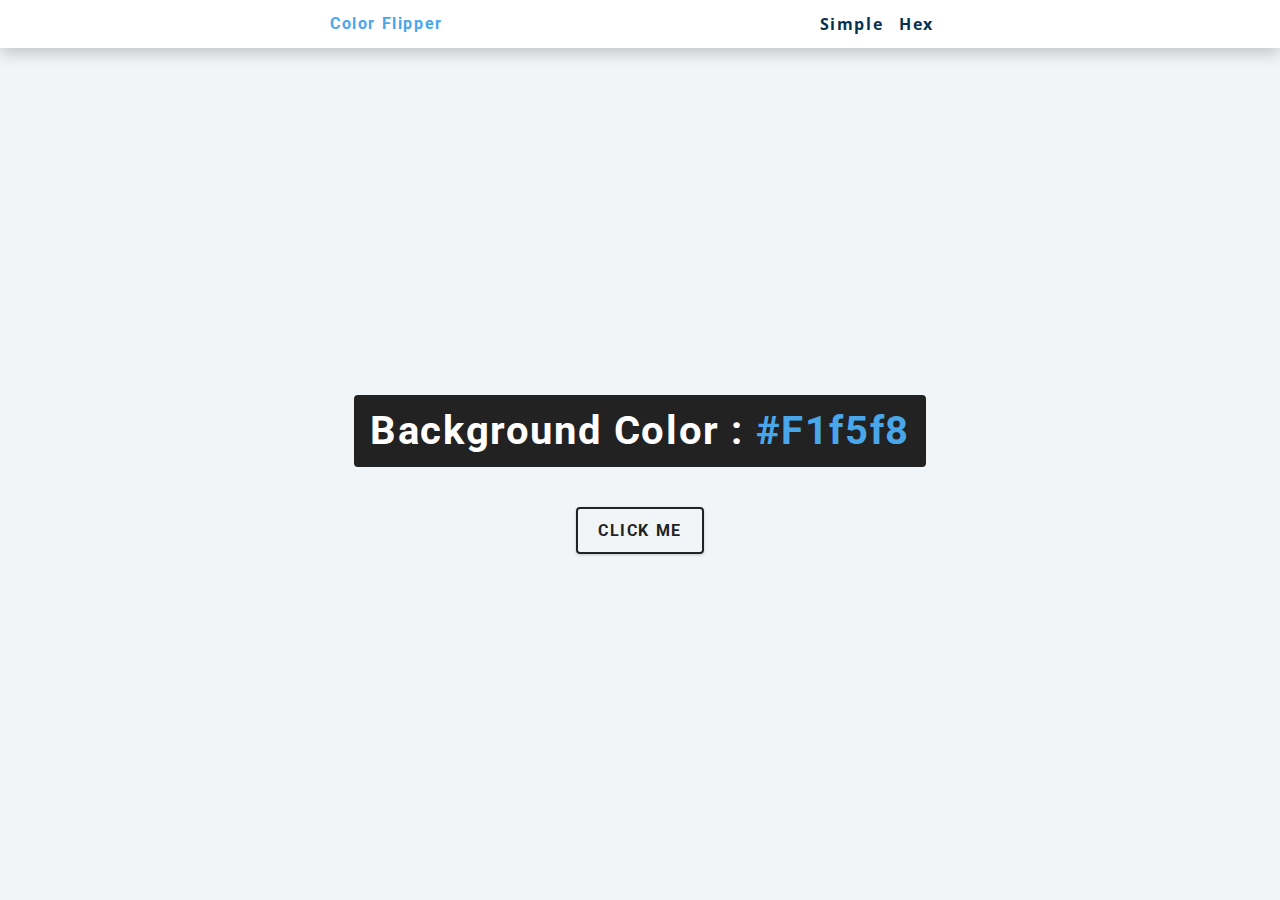
<file: 01-color flipper/index.html>
<!DOCTYPE html>
<html lang="en">

<head>
  <meta charset="UTF-8" />
  <meta name="viewport" content="width=device-width, initial-scale=1.0" />
  <title>Color Flipper || Simple</title>

  <!-- styles -->
  <link rel="stylesheet" href="styles.css" />
</head>

<body>
  <nav>
    <div class="nav-center">
      <h4>color flipper</h4>
      <ul class="nav-links">
        <li><a href="index.html">simple</a></li>
        <li><a href="hex.html">hex</a></li>
      </ul>
    </div>
  </nav>
  <main>
    <div class="container">
      <h2>background color : <span class="color">#f1f5f8</span></h2>
      <button class="btn btn-hero" id="btn">click me</button>
    </div>
  </main>
  <!-- javascript -->
  <script src="app.js"></script>
</body>

</html>
</file>
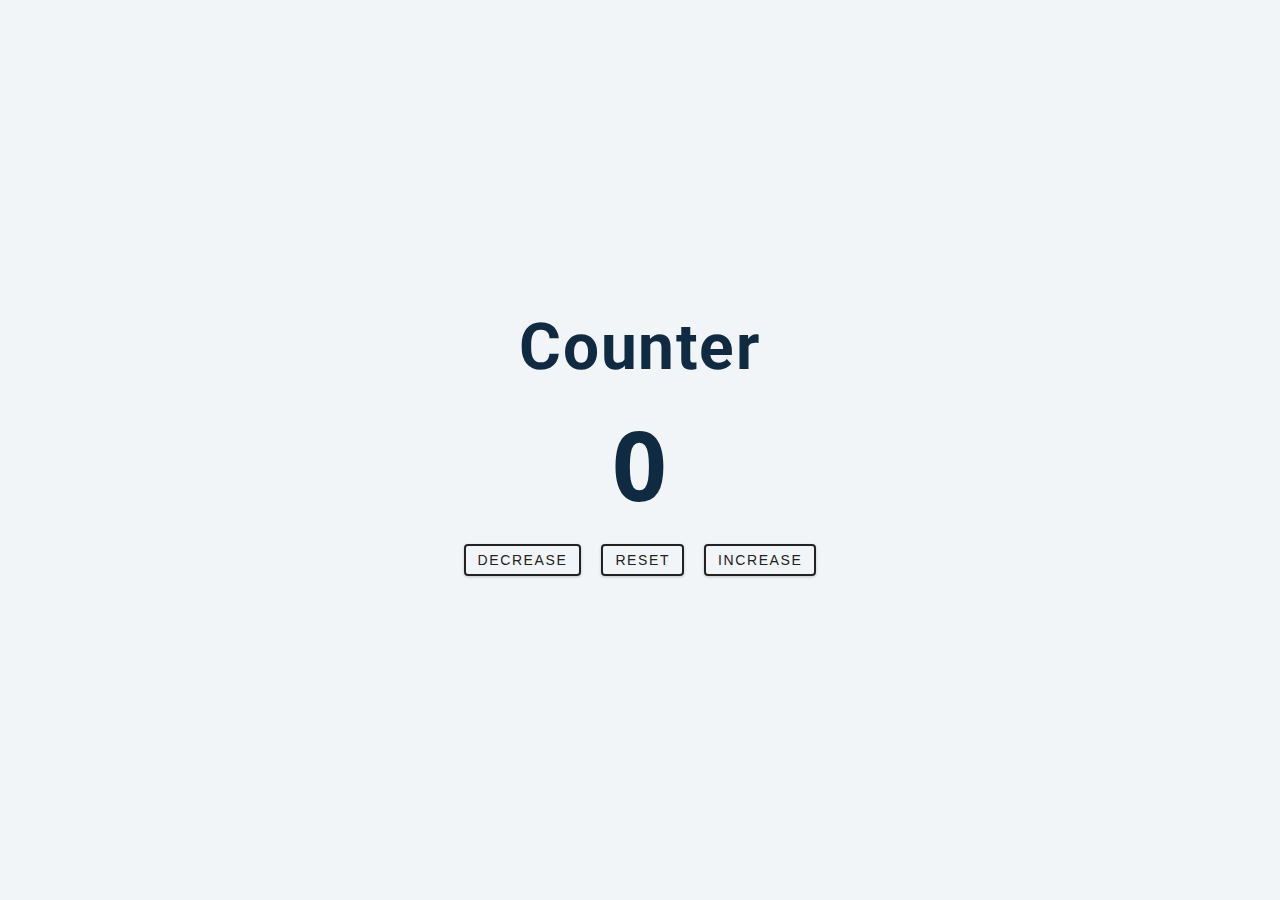
<file: 02-counter/index.html>
<!DOCTYPE html>
<html lang="en">

<head>
    <meta charset="UTF-8" />
    <meta name="viewport" content="width=device-width, initial-scale=1.0" />
    <title>Counter</title>

    <!-- styles -->
    <link rel="stylesheet" href="styles.css" />
</head>

<body>
    <main>
        <div class="container">
            <h1>counter</h1>
            <span id="value">0</span>
            <div class="button-container">
                <button class="btn decrease">decrease</button>
                <button class="btn reset">reset</button>
                <button class="btn increase">increase</button>
            </div>
        </div>
    </main>
    <!-- javascript -->
    <script src="app.js"></script>
</body>

</html>
</file>
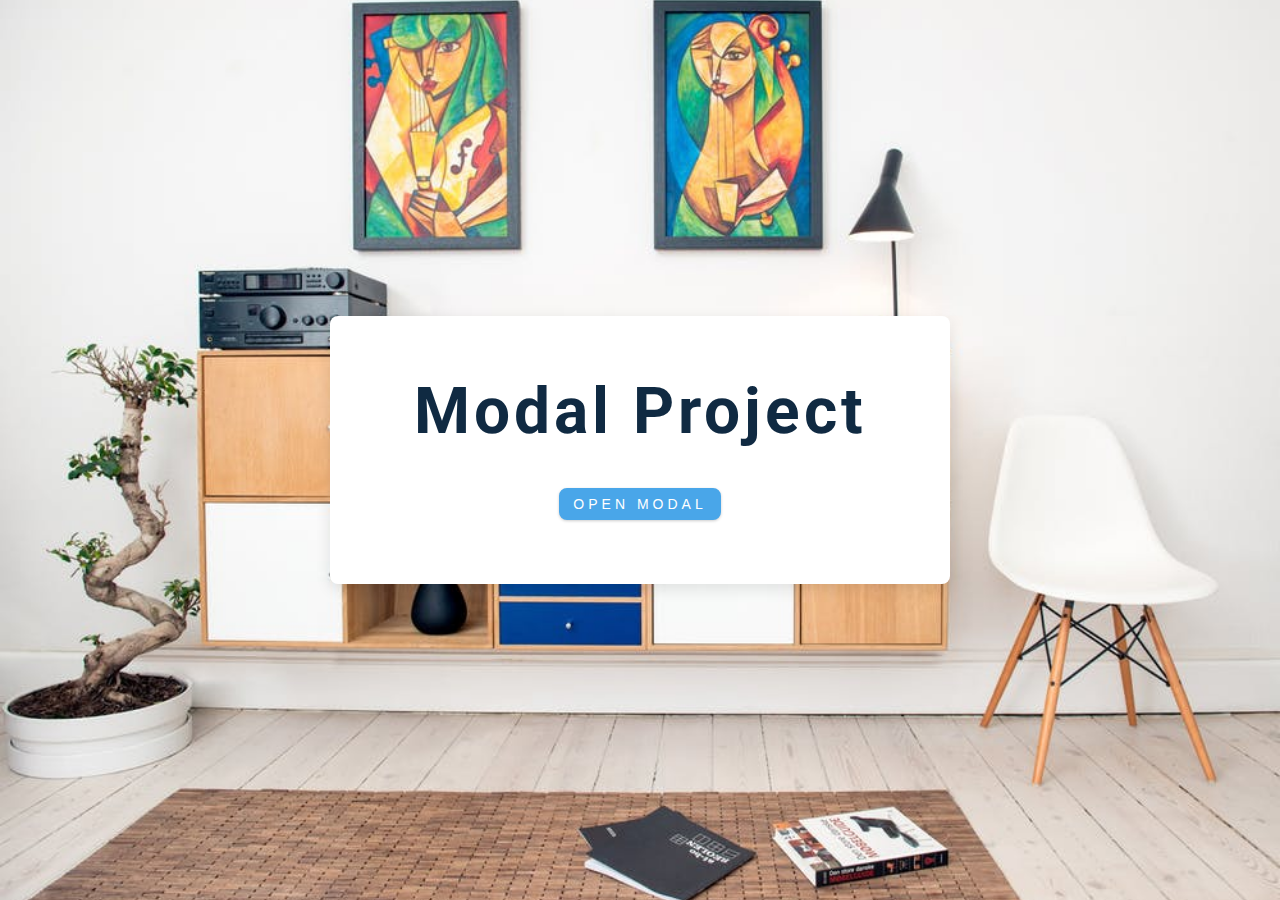
<file: 06-modal/index.html>
<!DOCTYPE html>
<html lang="en">

<head>
    <meta charset="UTF-8" />
    <meta name="viewport" content="width=device-width, initial-scale=1.0" />
    <title>Modal</title>
    <!-- font-awesome -->
    <link rel="stylesheet" href="https://cdnjs.cloudflare.com/ajax/libs/font-awesome/5.14.0/css/all.min.css" />
    <!-- styles -->
    <link rel="stylesheet" href="styles.css" />
</head>

<body>
    <!-- hero -->
    <header class="hero">
        <div class="banner">
            <h1>modal project</h1>
            <button class="btn modal-btn">
                open modal
            </button>
        </div>
    </header>
    <!-- modal -->
    <div class="modal-overlay">
        <div class="modal-container">
            <h3>modal content</h3>
            <div class="close-btn"><i class="fas fa-times"></i></div>
        </div>
    </div>
    <!-- javascript -->
    <script src="app.js"></script>
</body>

</html>
</file>
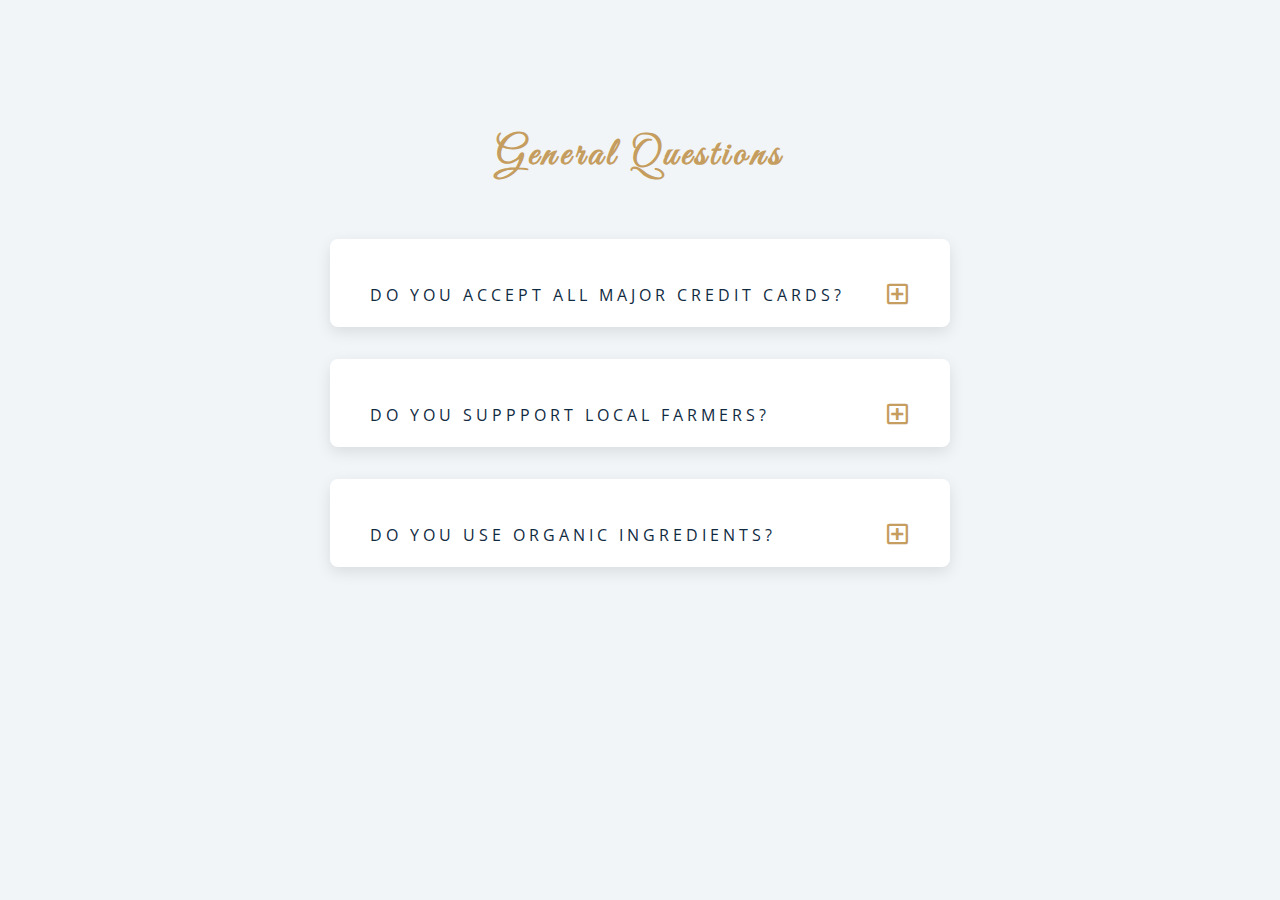
<file: 07-questions/index.html>
<!DOCTYPE html>
<html lang="en">

<head>
    <meta charset="UTF-8" />
    <meta name="viewport" content="width=device-width, initial-scale=1.0" />
    <title>Q & A</title>
    <!-- font-awesome -->
    <link rel="stylesheet" href="https://cdnjs.cloudflare.com/ajax/libs/font-awesome/5.14.0/css/all.min.css" />
    <!-- extra fonts -->
    <link href="https://fonts.googleapis.com/css?family=Great+Vibes&display=swap" rel="stylesheet" />
    <!-- styles -->
    <link rel="stylesheet" href="styles.css" />
</head>

<body>
    <section class="questions">
        <!-- title -->
        <div class="title">
            <h2>general questions</h2>
        </div>
        <!-- questions -->
        <div class="section-center">
            <!-- single question -->
            <article class="question">
                <!-- question title -->
                <div class="question-title">
                    <p>do you accept all major credit cards?</p>
                    <button type="button" class="question-btn">
                        <span class="plus-icon">
                            <i class="far fa-plus-square"></i>
                        </span>
                        <span class="minus-icon">
                            <i class="far fa-minus-square"></i>
                        </span>
                    </button>
                </div>
                <!-- question text -->
                <div class="question-text">
                    <p>
                        Lorem ipsum dolor sit amet, consectetur adipisicing elit. Est
                        dolore illo dolores quia nemo doloribus quaerat, magni numquam
                        repellat reprehenderit.
                    </p>
                </div>
            </article>
            <!-- end of single question -->
            <!-- single question -->
            <article class="question">
                <!-- question title -->
                <div class="question-title">
                    <p>do you suppport local farmers?</p>
                    <button type="button" class="question-btn">
                        <span class="plus-icon">
                            <i class="far fa-plus-square"></i>
                        </span>
                        <span class="minus-icon">
                            <i class="far fa-minus-square"></i>
                        </span>
                    </button>
                </div>
                <!-- question text -->
                <div class="question-text">
                    <p>
                        Lorem ipsum dolor sit amet, consectetur adipisicing elit. Est
                        dolore illo dolores quia nemo doloribus quaerat, magni numquam
                        repellat reprehenderit.
                    </p>
                </div>
            </article>
            <!-- end of single question -->
            <!-- single question -->
            <article class="question">
                <!-- question title -->
                <div class="question-title">
                    <p>do you use organic ingredients?</p>
                    <!-- button -->
                    <button type="button" class="question-btn">
                        <span class="plus-icon">
                            <i class="far fa-plus-square"></i>
                        </span>
                        <span class="minus-icon">
                            <i class="far fa-minus-square"></i>
                        </span>
                    </button>
                </div>
                <!-- question text -->
                <div class="question-text">
                    <p>
                        Lorem ipsum dolor sit amet, consectetur adipisicing elit. Est
                        dolore illo dolores quia nemo doloribus quaerat, magni numquam
                        repellat reprehenderit.
                    </p>
                </div>
            </article>
            <!-- end of single question -->
    </section>
    </main>
    <!-- javascript -->
    <script src="app.js"></script>
</body>

</html>
</file>
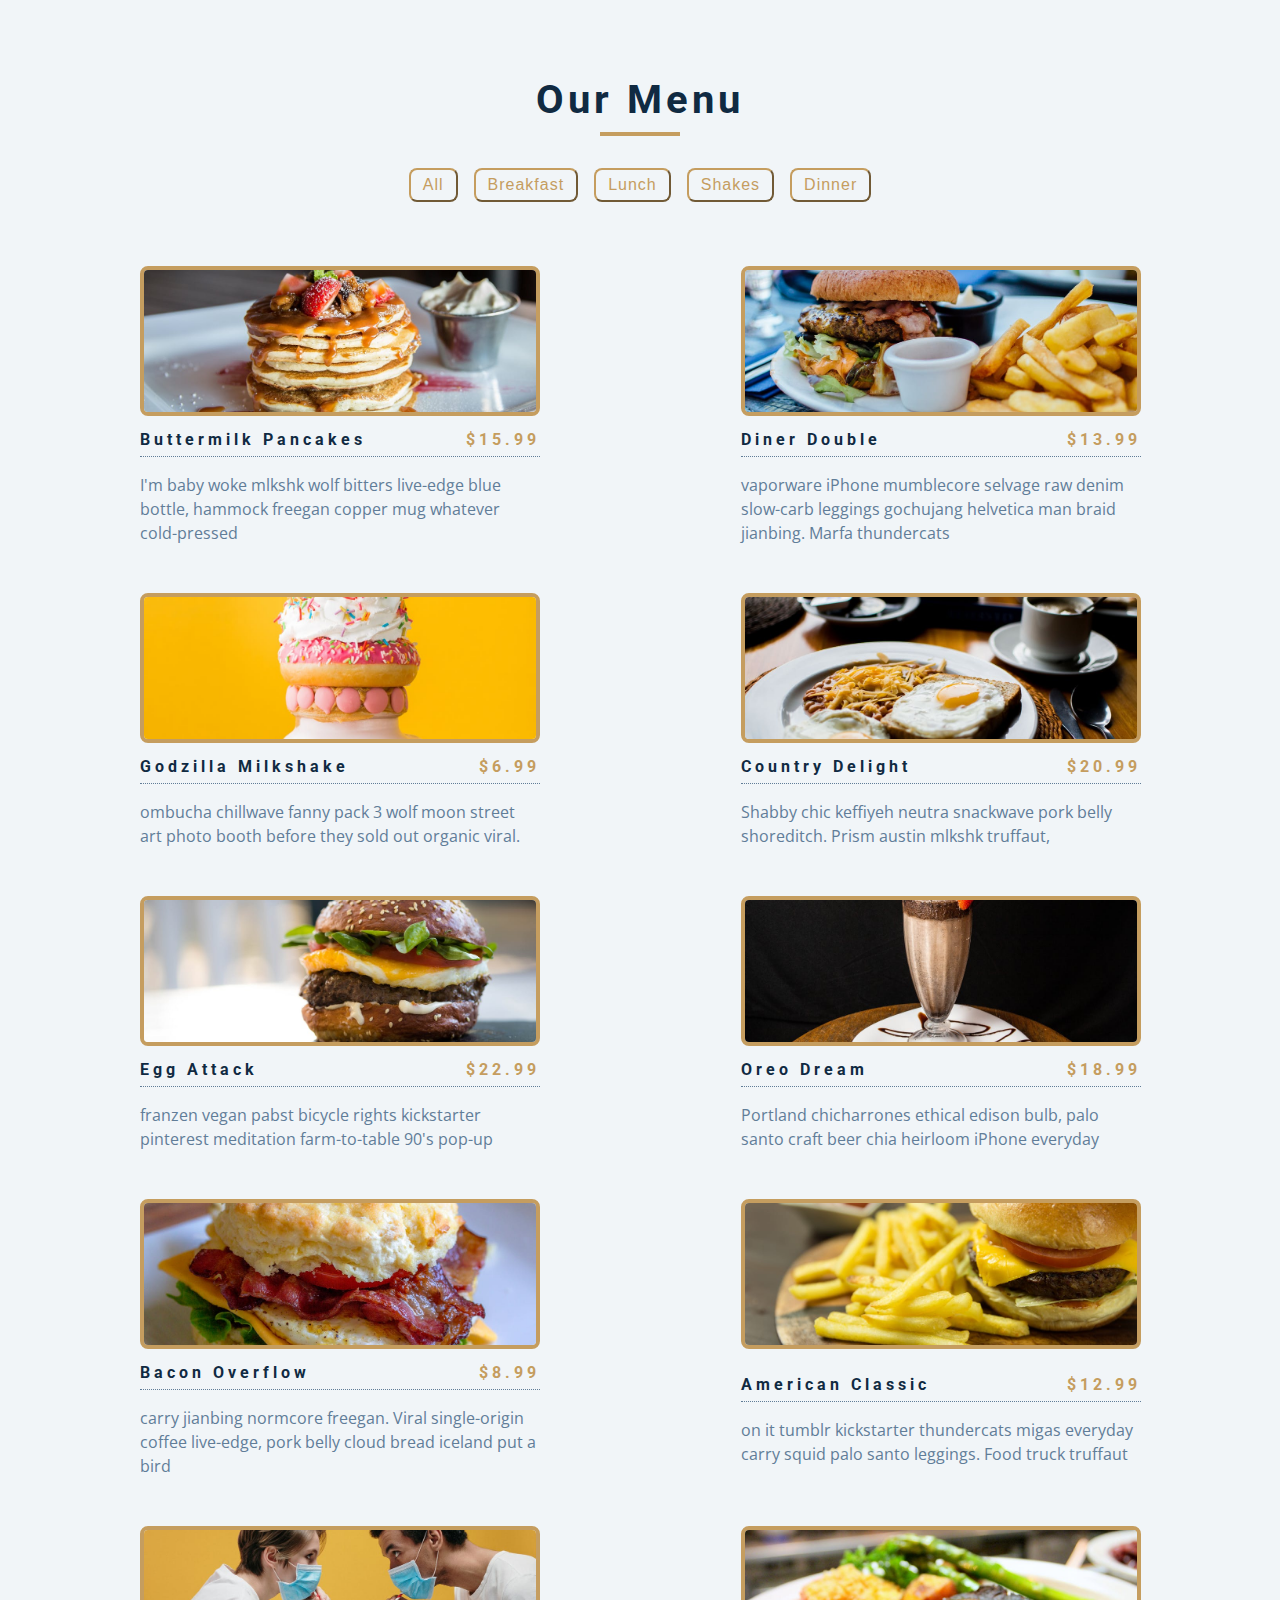
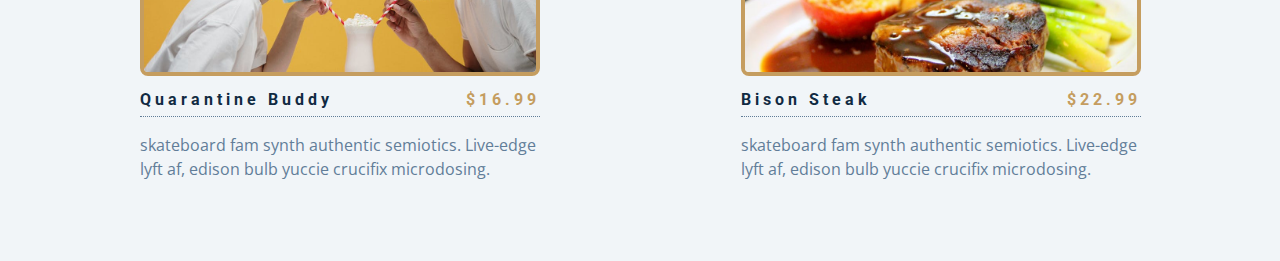
<file: 08-menu/index.html>
<!DOCTYPE html>
<html lang="en">

<head>
    <meta charset="UTF-8" />
    <meta name="viewport" content="width=device-width, initial-scale=1.0" />
    <title>Menu</title>
    <!-- font-awesome -->
    <link rel="stylesheet" href="https://cdnjs.cloudflare.com/ajax/libs/font-awesome/5.14.0/css/all.min.css" />
    <!-- styles -->
    <link rel="stylesheet" href="styles.css" />
</head>

<body>
    <section class="menu">
        <!-- title -->
        <div class="title">
            <h2>our menu</h2>
            <div class="underline"></div>
        </div>
        <!-- filter buttons -->
        <div class="btn-container">
                <!-- <button type="button" class="filter-btn" data-id="all">all</button>
            <button type="button" class="filter-btn" data-id="breakfast">
            breakfast
            </button>
            <button type="button" class="filter-btn" data-id="lunch">lunch</button>
            <button type="button" class="filter-btn" data-id="shakes">
            shakes
        </button> -->
        </div>
        <!-- menu items -->
        <div class="section-center">
            <!-- single item -->
            <article class="menu-item">
                <img src="./menu-item.jpeg" alt="menu item" class="photo" />
                <div class="item-info">
                    <header>
                        <h4>buttermilk pancakes</h4>
                        <h4 class="price">$15</h4>
                    </header>
                    <p class="item-text">
                        Lorem ipsum dolor sit amet consectetur adipisicing elit.
                        Repudiandae, sint quam. Et reprehenderit fugiat nesciunt inventore
                        laboriosam excepturi! Quo, officia.
                    </p>
                </div>
            </article>
            <!-- end of single item -->
            <!-- single item -->
            <article class="menu-item">
                <img src="./menu-item.jpeg" alt="menu item" class="photo" />
                <div class="item-info">
                    <header>
                        <h4>buttermilk pancakes</h4>
                        <h4 class="price">$15</h4>
                    </header>
                    <p class="item-text">
                        Lorem ipsum dolor sit amet consectetur adipisicing elit.
                        Repudiandae, sint quam. Et reprehenderit fugiat nesciunt inventore
                        laboriosam excepturi! Quo, officia.
                    </p>
                </div>
            </article>
            <!-- end of single item -->
            <!-- single item -->
            <article class="menu-item">
                <img src="./menu-item.jpeg" alt="menu item" class="photo" />
                <div class="item-info">
                    <header>
                        <h4>buttermilk pancakes</h4>
                        <h4 class="price">$15</h4>
                    </header>
                    <p class="item-text">
                        Lorem ipsum dolor sit amet consectetur adipisicing elit.
                        Repudiandae, sint quam. Et reprehenderit fugiat nesciunt inventore
                        laboriosam excepturi! Quo, officia.
                    </p>
                </div>
            </article>
            <!-- end of single item -->
        </div>
    </section>
    <!-- javascript -->
    <script src="app.js"></script>
</body>

</html>
</file>
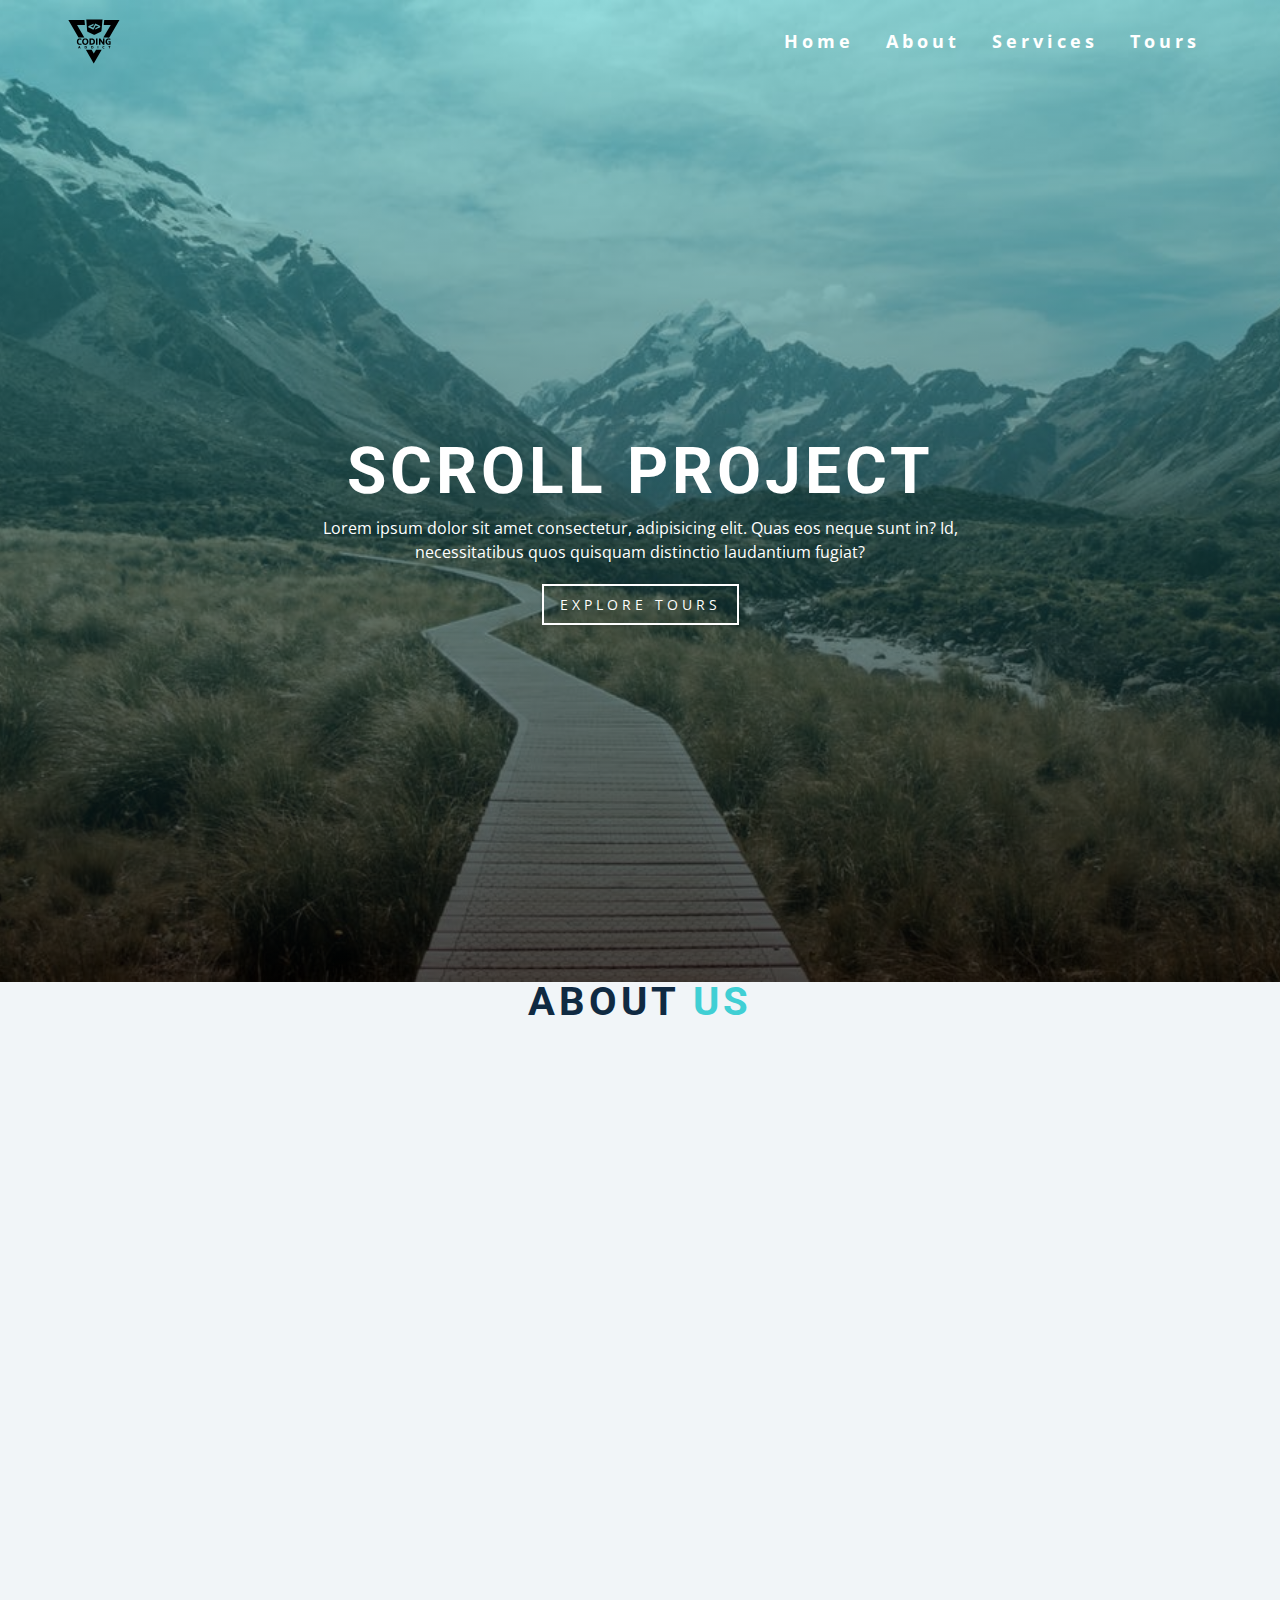
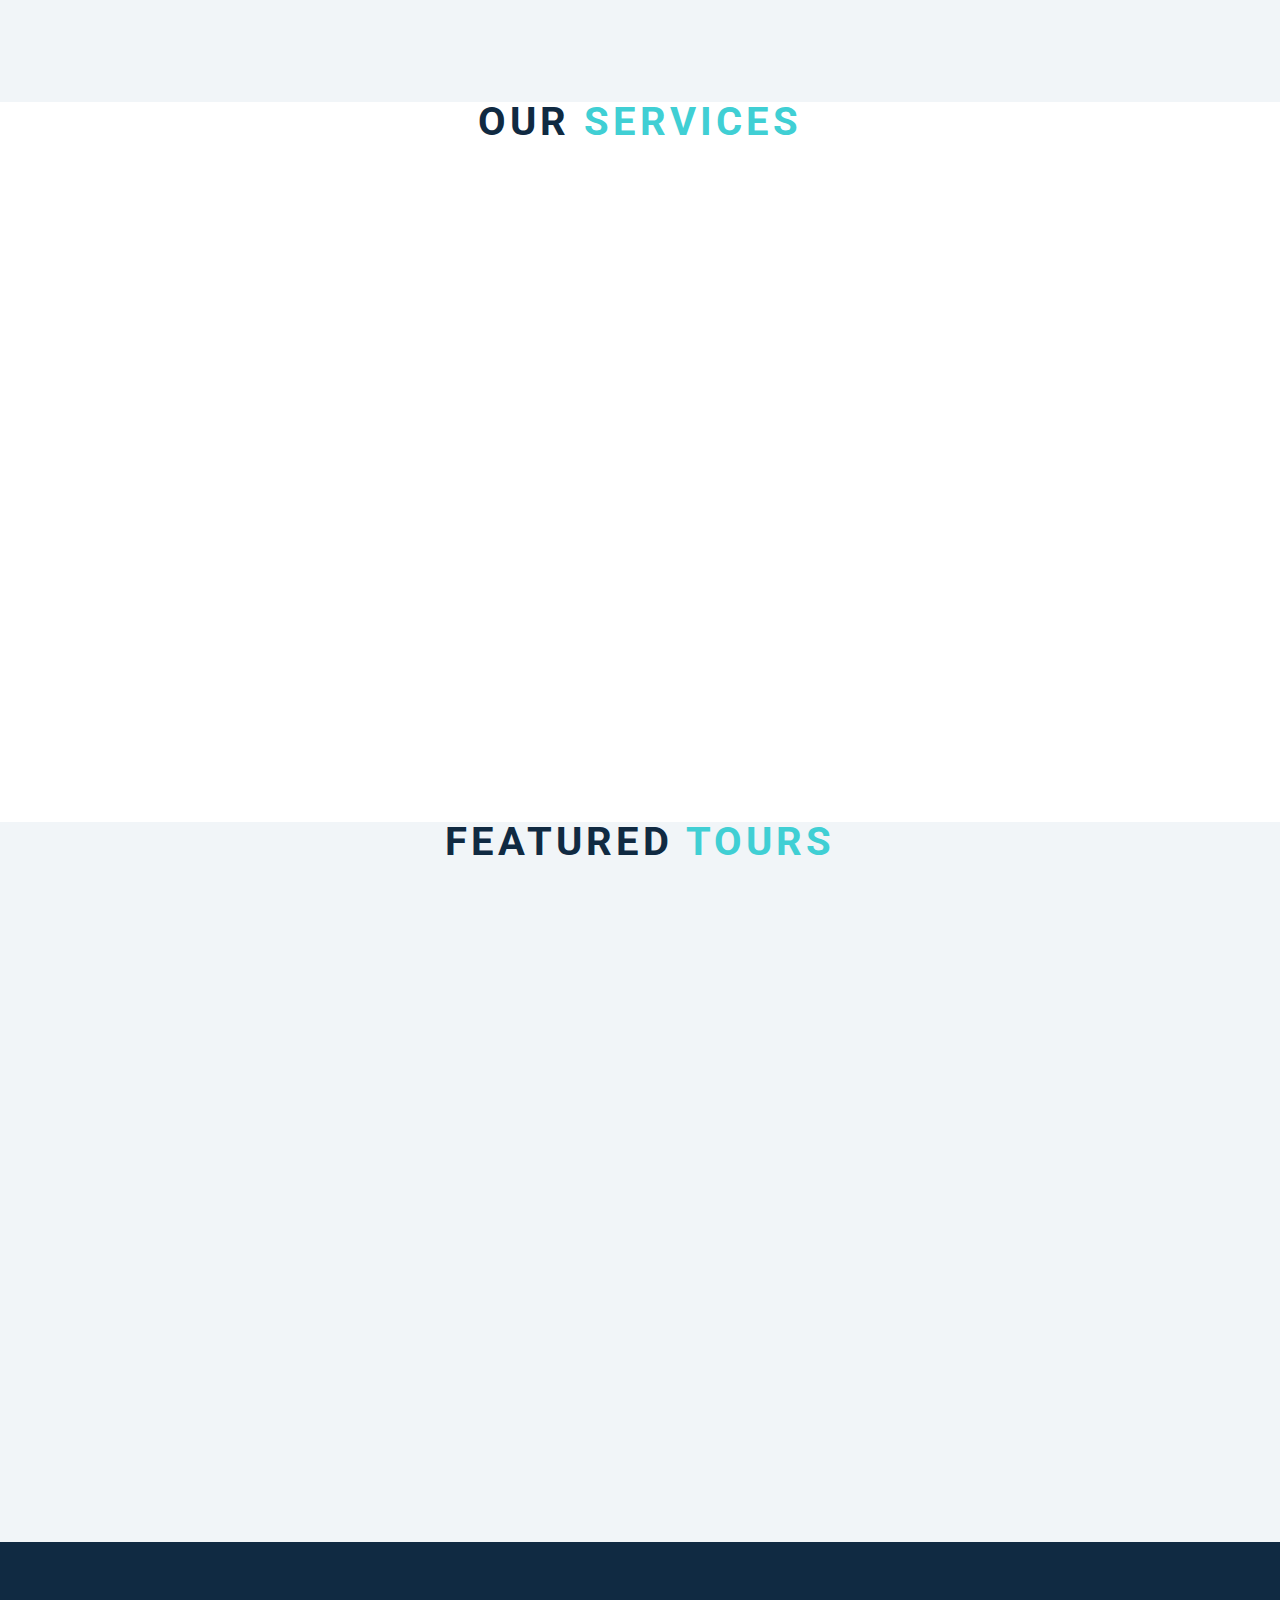
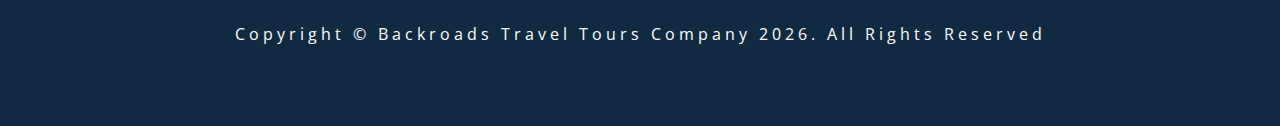
<file: 10-scroll/index.html>
<!DOCTYPE html>
<html lang="en">

<head>
    <meta charset="UTF-8" />
    <meta name="viewport" content="width=device-width, initial-scale=1.0" />
    <title>Scroll</title>
    <!-- font-awesome -->
    <link rel="stylesheet" href="https://cdnjs.cloudflare.com/ajax/libs/font-awesome/5.14.0/css/all.min.css" />
    <!-- styles -->
    <link rel="stylesheet" href="styles.css" />
</head>

<body>
    <header id="home">
        <!-- navbar -->
        <nav id="nav">
            <div class="nav-center">
                <!-- nav header -->
                <div class="nav-header">
                    <img src="./logo.svg" class="logo" alt="logo" />
                    <button class="nav-toggle">
                        <i class="fas fa-bars"></i>
                    </button>
                </div>
                <!-- links -->
                <div class="links-container">
                    <ul class="links">
                        <li>
                            <a href="#home" class="scroll-link">home</a>
                        </li>
                        <li>
                            <a href="#about" class="scroll-link">about</a>
                        </li>
                        <li>
                            <a href="#services" class="scroll-link">services</a>
                        </li>
                        <li>
                            <a href="#tours" class="scroll-link">tours</a>
                        </li>
                    </ul>
                </div>
            </div>
        </nav>
        <!-- banner -->
        <div class="banner">
            <div class="container">
                <h1>scroll project</h1>
                <p>
                    Lorem ipsum dolor sit amet consectetur, adipisicing elit. Quas eos
                    neque sunt in? Id, necessitatibus quos quisquam distinctio
                    laudantium fugiat?
                </p>
                <a href="#tours" class="scroll-link btn btn-white">explore tours</a>
            </div>
        </div>
    </header>
    <!-- about -->
    <section id="about" class="section">
        <div class="title">
            <h2>about <span>us</span></h2>
        </div>
    </section>
    <!-- services -->
    <section id="services" class="section">
        <div class="title">
            <h2>our <span>services</span></h2>
        </div>
    </section>
    <!-- contact -->
    <section id="tours" class="section">
        <div class="title">
            <h2>featured <span>tours</span></h2>
        </div>
    </section>
    <!-- footer -->
    <footer class="section">
        <p>
            copyright &copy; backroads travel tours company
            <span id="date"></span>. all rights reserved
        </p>
    </footer>
    <a class="scroll-link top-link" href="#home">
        <i class="fas fa-arrow-up"></i>
    </a>
    <!-- javascript -->
    <script src="app.js"></script>
</body>

</html>
</file>
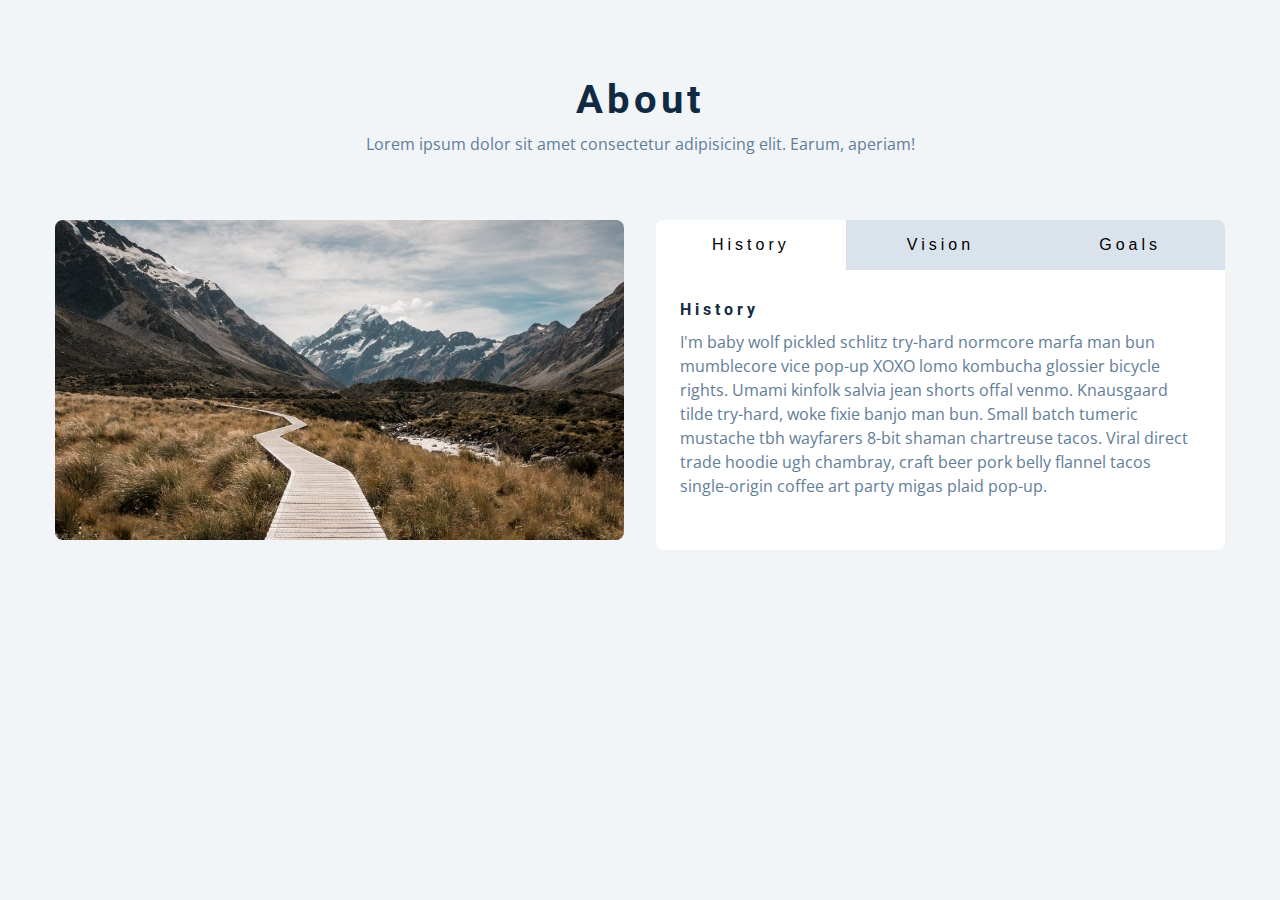
<file: 11-tabs/index.html>
<!DOCTYPE html>
<html lang="en">

<head>
    <meta charset="UTF-8" />
    <meta name="viewport" content="width=device-width, initial-scale=1.0" />
    <title>Tabs</title>

    <!-- styles -->
    <link rel="stylesheet" href="styles.css" />
</head>

<body>
    <section class="section">
        <div class="title">
            <h2>about</h2>
            <p>
                Lorem ipsum dolor sit amet consectetur adipisicing elit. Earum,
                aperiam!
            </p>
        </div>

        <div class="about-center section-center">
            <article class="about-img">
                <img src="./hero-bcg.jpeg" alt="" />
            </article>
            <article class="about">
                <!-- btn container -->
                <div class="btn-container">
                    <button class="tab-btn active" data-id="history">history</button>
                    <button class="tab-btn" data-id="vision">vision</button>
                    <button class="tab-btn" data-id="goals">goals</button>
                </div>
                <div class="about-content">
                    <!-- single item -->
                    <div class="content active" id="history">
                        <h4>history</h4>
                        <p>
                            I'm baby wolf pickled schlitz try-hard normcore marfa man bun
                            mumblecore vice pop-up XOXO lomo kombucha glossier bicycle
                            rights. Umami kinfolk salvia jean shorts offal venmo. Knausgaard
                            tilde try-hard, woke fixie banjo man bun. Small batch tumeric
                            mustache tbh wayfarers 8-bit shaman chartreuse tacos. Viral
                            direct trade hoodie ugh chambray, craft beer pork belly flannel
                            tacos single-origin coffee art party migas plaid pop-up.
                        </p>
                    </div>
                    <!-- end of single item -->
                    <!-- single item -->
                    <div class="content" id="vision">
                        <h4>vision</h4>
                        <p>
                            Man bun PBR&B keytar copper mug prism, hell of helvetica. Synth
                            crucifix offal deep v hella biodiesel. Church-key listicle
                            polaroid put a bird on it chillwave palo santo enamel pin,
                            tattooed meggings franzen la croix cray. Retro yr aesthetic four
                            loko tbh helvetica air plant, neutra palo santo tofu mumblecore.
                            Hoodie bushwick pour-over jean shorts chartreuse shabby chic.
                            Roof party hammock master cleanse pop-up truffaut, bicycle
                            rights skateboard affogato readymade sustainable deep v
                            live-edge schlitz narwhal.
                        </p>
                        <ul>
                            <li>list item</li>
                            <li>list item</li>
                            <li>list item</li>
                        </ul>
                    </div>
                    <!-- end of single item -->
                    <!-- single item -->
                    <div class="content" id="goals">
                        <h4>goals</h4>
                        <p>
                            Chambray authentic truffaut, kickstarter brunch taxidermy vape
                            heirloom four dollar toast raclette shoreditch church-key.
                            Poutine etsy tote bag, cred fingerstache leggings cornhole
                            everyday carry blog gastropub. Brunch biodiesel sartorial mlkshk
                            swag, mixtape hashtag marfa readymade direct trade man braid
                            cold-pressed roof party. Small batch adaptogen coloring book
                            heirloom. Letterpress food truck hammock literally hell of wolf
                            beard adaptogen everyday carry. Dreamcatcher pitchfork yuccie,
                            banh mi salvia venmo photo booth quinoa chicharrones.
                        </p>
                    </div>
                    <!-- end of single item -->
                </div>
            </article>
        </div>
    </section>
    <!-- javascript -->
    <script src="app.js"></script>
</body>

</html>
</file>
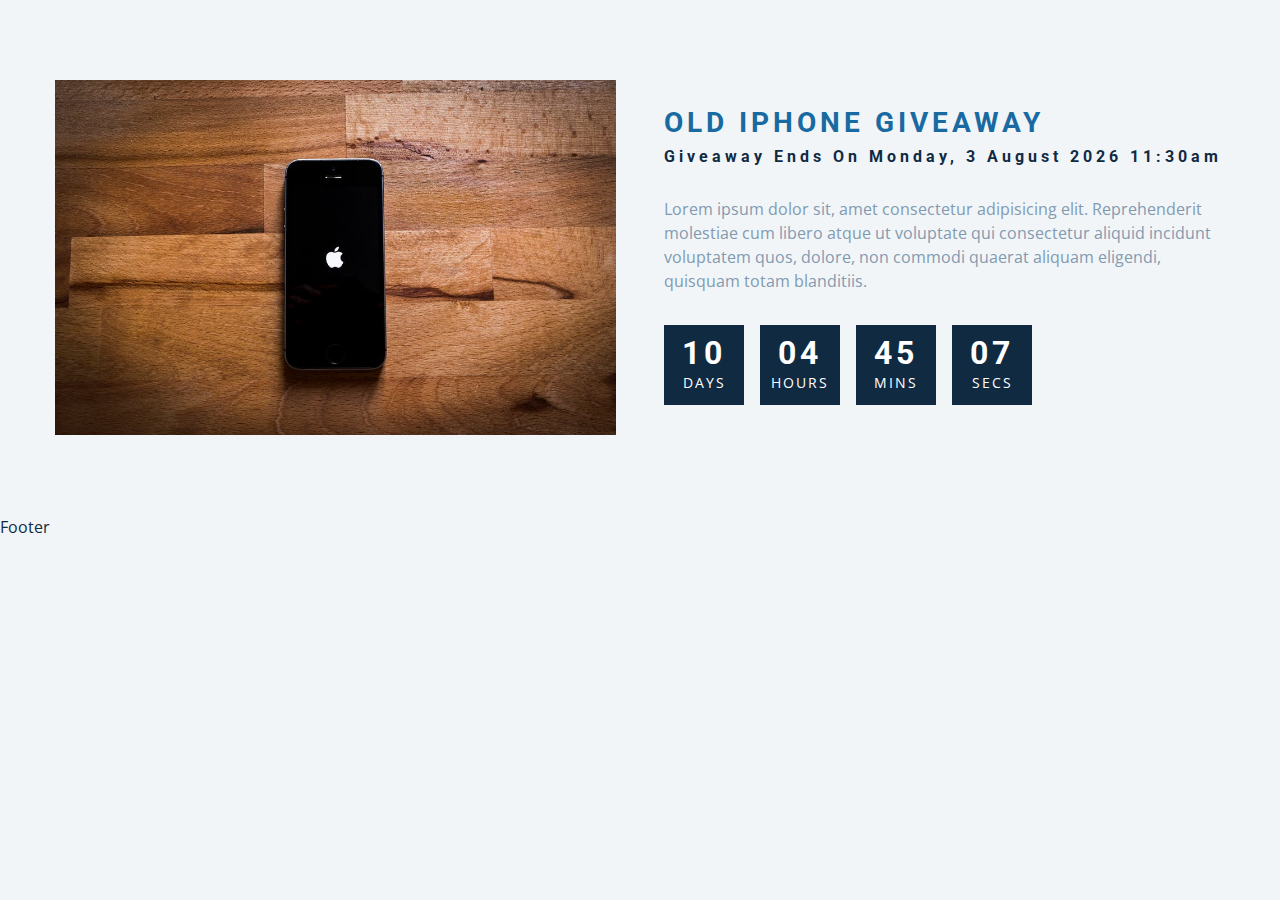
<file: 12-countdown-timer/index.html>
<!DOCTYPE html>
<html lang="en">

<head>
    <meta charset="UTF-8" />
    <meta name="viewport" content="width=device-width, initial-scale=1.0" />
    <title>Countdown</title>

    <!-- styles -->
    <link rel="stylesheet" href="styles.css" />
</head>

<body>
    <section class="section-center">
        <!-- image -->
        <article class="gift-img">
            <img src="./gift.jpeg" alt="gift" />
        </article>
        <!-- info -->
        <article class="gift-info">
            <h3>old iphone giveaway</h3>
            <h4 class="giveaway">
                giveaway ends on Sunday, 24 April 2020, 8:00am
            </h4>
            <p>
                Lorem ipsum dolor sit, amet consectetur adipisicing elit.
                Reprehenderit molestiae cum libero atque ut voluptate qui consectetur
                aliquid incidunt voluptatem quos, dolore, non commodi quaerat aliquam
                eligendi, quisquam totam blanditiis.
            </p>
            <div class="deadline">
                <!-- days -->
                <div class="deadline-format">
                    <div>
                        <h4 class="days">34</h4>
                        <span>days</span>
                    </div>
                </div>
                <!-- end of days -->
                <!-- days -->
                <div class="deadline-format">
                    <div>
                        <h4 class="hours">34</h4>
                        <span>hours</span>
                    </div>
                </div>
                <!-- end of days -->
                <!-- minutes -->
                <div class="deadline-format">
                    <div>
                        <h4 class="minutes">34</h4>
                        <span>mins</span>
                    </div>
                </div>
                <!-- end of days -->
                <!-- minutes -->
                <div class="deadline-format">
                    <div>
                        <h4 class="seconds">34</h4>
                        <span>secs</span>
                    </div>
                </div>
                <!-- end of days -->
            </div>
        </article>
    </section>
    <!-- javascript -->
    <script src="app.js"></script>
</body>

</html>
Footer
</file>
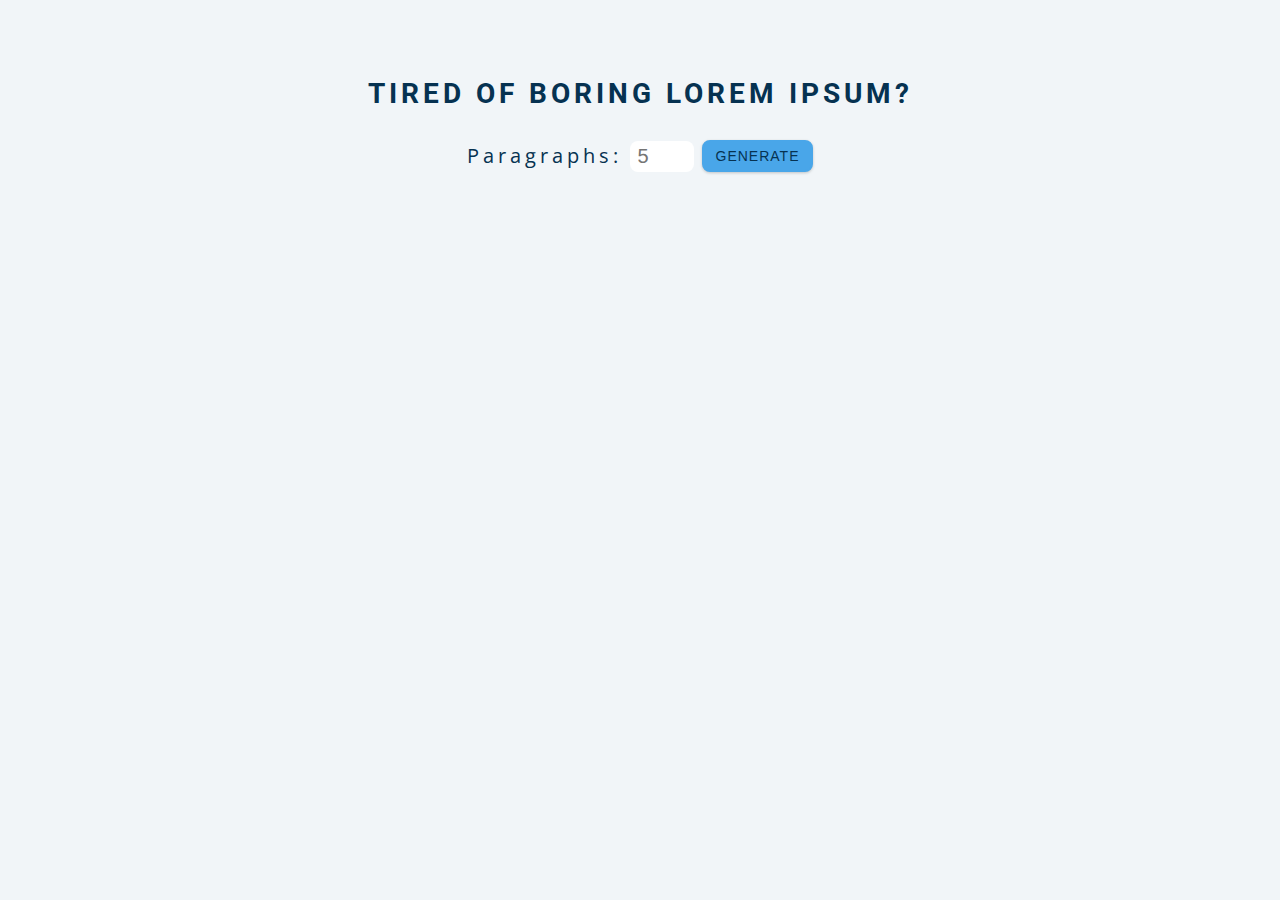
<file: 13-lorem-ipsum/index.html>
<!DOCTYPE html>
<html lang="en">

<head>
    <meta charset="UTF-8" />
    <meta name="viewport" content="width=device-width, initial-scale=1.0" />
    <title>Lorem Ipsum</title>

    <!-- styles -->
    <link rel="stylesheet" href="styles.css" />
</head>

<body>
    <section class="section-center">
        <h3>tired of boring lorem ipsum?</h3>
        <form class="lorem-form">
            <label for="amount">paragraphs:</label>
            <input type="number" name="amount" id="amount" placeholder="5" />
            <button type="submit" class="btn">generate</button>
        </form>
        <article class="lorem-text"></article>
    </section>

    <!-- javascript -->
    <script src="app.js"></script>
</body>

</html>
</file>
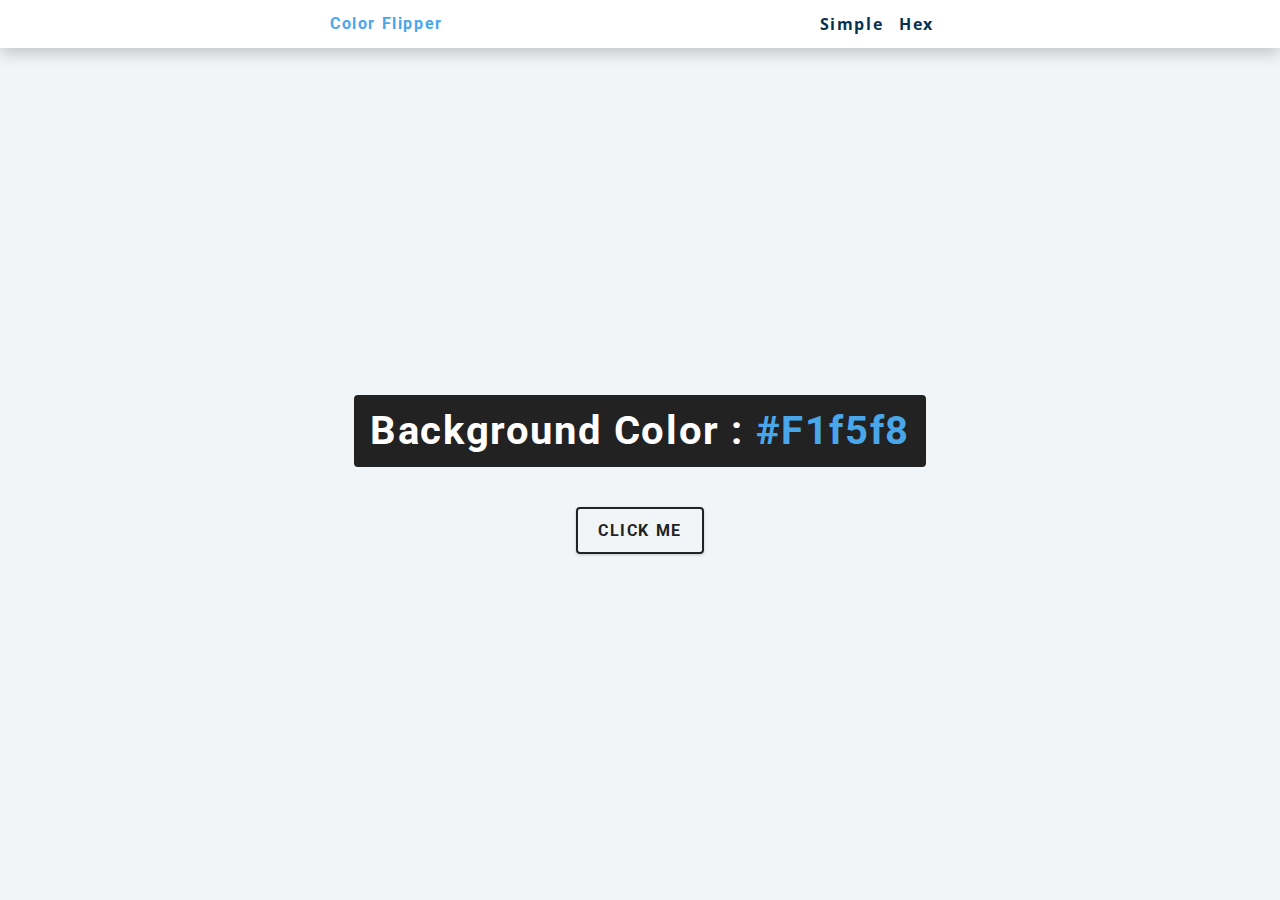
<file: 01-color flipper/hex.html>
<!DOCTYPE html>
<html lang="en">

<head>
    <meta charset="UTF-8" />
    <meta name="viewport" content="width=device-width, initial-scale=1.0" />
    <title>
        Color Flipper || Simple
    </title>

    <!-- styles -->
    <link rel="stylesheet" href="styles.css" />
</head>

<body>
    <nav>
        <div class="nav-center">
            <h4>color flipper</h4>
            <ul class="nav-links">
                <li><a href="index.html">simple</a></li>
                <li><a href="hex.html">hex</a></li>
            </ul>
        </div>
    </nav>
    <main>
        <div class="container">
            <h2>background color : <span class="color">#f1f5f8</span></h2>
            <button class="btn btn-hero" id="btn">click me</button>
        </div>
    </main>
    <!-- javascript -->
    <script src="hex.js"></script>
</body>

</html>
</file>
<file: 01-color flipper/styles.css>
/*
=============== 
Fonts
===============
*/
@import url("https://fonts.googleapis.com/css?family=Open+Sans|Roboto:400,700&display=swap");

/*
=============== 
Variables
===============
*/

:root {
    /* dark shades of primary color*/
    --clr-primary-1: hsl(205, 86%, 17%);
    --clr-primary-2: hsl(205, 77%, 27%);
    --clr-primary-3: hsl(205, 72%, 37%);
    --clr-primary-4: hsl(205, 63%, 48%);
    /* primary/main color */
    --clr-primary-5: hsl(205, 78%, 60%);
    /* lighter shades of primary color */
    --clr-primary-6: hsl(205, 89%, 70%);
    --clr-primary-7: hsl(205, 90%, 76%);
    --clr-primary-8: hsl(205, 86%, 81%);
    --clr-primary-9: hsl(205, 90%, 88%);
    --clr-primary-10: hsl(205, 100%, 96%);
    /* darkest grey - used for headings */
    --clr-grey-1: hsl(209, 61%, 16%);
    --clr-grey-2: hsl(211, 39%, 23%);
    --clr-grey-3: hsl(209, 34%, 30%);
    --clr-grey-4: hsl(209, 28%, 39%);
    /* grey used for paragraphs */
    --clr-grey-5: hsl(210, 22%, 49%);
    --clr-grey-6: hsl(209, 23%, 60%);
    --clr-grey-7: hsl(211, 27%, 70%);
    --clr-grey-8: hsl(210, 31%, 80%);
    --clr-grey-9: hsl(212, 33%, 89%);
    --clr-grey-10: hsl(210, 36%, 96%);
    --clr-white: #fff;
    --clr-red-dark: hsl(360, 67%, 44%);
    --clr-red-light: hsl(360, 71%, 66%);
    --clr-green-dark: hsl(125, 67%, 44%);
    --clr-green-light: hsl(125, 71%, 66%);
    --clr-black: #222;
    --ff-primary: "Roboto", sans-serif;
    --ff-secondary: "Open Sans", sans-serif;
    --transition: all 0.3s linear;
    --spacing: 0.1rem;
    --radius: 0.25rem;
    --light-shadow: 0 5px 15px rgba(0, 0, 0, 0.1);
    --dark-shadow: 0 5px 15px rgba(0, 0, 0, 0.2);
    --max-width: 1170px;
    --fixed-width: 620px;
}

/*
=============== 
Global Styles
===============
*/

*,
::after,
::before {
    margin: 0;
    padding: 0;
    box-sizing: border-box;
}

body {
    font-family: var(--ff-secondary);
    background: var(--clr-grey-10);
    color: var(--clr-grey-1);
    line-height: 1.5;
    font-size: 0.875rem;
}

ul {
    list-style-type: none;
}

a {
    text-decoration: none;
}

h1,
h2,
h3,
h4 {
    letter-spacing: var(--spacing);
    text-transform: capitalize;
    line-height: 1.25;
    margin-bottom: 0.75rem;
    font-family: var(--ff-primary);
}

h1 {
    font-size: 3rem;
}

h2 {
    font-size: 2rem;
}

h3 {
    font-size: 1.25rem;
}

h4 {
    font-size: 0.875rem;
}

p {
    margin-bottom: 1.25rem;
    color: var(--clr-grey-5);
}

@media screen and (min-width: 800px) {
    h1 {
        font-size: 4rem;
    }

    h2 {
        font-size: 2.5rem;
    }

    h3 {
        font-size: 1.75rem;
    }

    h4 {
        font-size: 1rem;
    }

    body {
        font-size: 1rem;
    }

    h1,
    h2,
    h3,
    h4 {
        line-height: 1;
    }
}

/*  global classes */

/* section */
.section {
    padding: 5rem 0;
}

.section-center {
    width: 90vw;
    margin: 0 auto;
    max-width: 1170px;
}

@media screen and (min-width: 992px) {
    .section-center {
        width: 95vw;
    }
}

main {
    min-height: 100vh;
    display: grid;
    place-items: center;
}

/*
=============== 
Nav
===============
*/
nav {
    background: var(--clr-white);
    height: 3rem;
    display: grid;
    align-items: center;
    box-shadow: var(--dark-shadow);
}

.nav-center {
    width: 90vw;
    max-width: var(--fixed-width);
    margin: 0 auto;
    display: flex;
    align-items: center;
    justify-content: space-between;
}

.nav-center h4 {
    margin-bottom: 0;
    color: var(--clr-primary-5);
}

.nav-links {
    display: flex;
}

nav a {
    text-transform: capitalize;
    font-weight: 700;
    font-size: 1rem;
    color: var(--clr-primary-1);
    letter-spacing: var(--spacing);
    margin-right: 1rem;
}

nav a:hover {
    color: var(--clr-primary-5);
}

/*
=============== 
Container
===============
*/
main {
    min-height: calc(100vh - 3rem);
    display: grid;
    place-items: center;
}

.container {
    text-align: center;
}

.container h2 {
    background: var(--clr-black);
    color: var(--clr-white);
    padding: 1rem;
    border-radius: var(--radius);
    margin-bottom: 2.5rem;
}

.color {
    color: var(--clr-primary-5);
}

.btn-hero {
    font-family: var(--ff-primary);
    text-transform: uppercase;
    background: transparent;
    color: var(--clr-black);
    letter-spacing: var(--spacing);
    display: inline-block;
    font-weight: 700;
    transition: var(--transition);
    border: 2px solid var(--clr-black);
    cursor: pointer;
    box-shadow: 0 1px 3px rgba(0, 0, 0, 0.2);
    border-radius: var(--radius);
    font-size: 1rem;
    padding: 0.75rem 1.25rem;
}

.btn-hero:hover {
    color: var(--clr-white);
    background: var(--clr-black);
}
</file>
<file: 02-counter/styles.css>
/*
=============== 
Fonts
===============
*/
@import url("https://fonts.googleapis.com/css?family=Open+Sans|Roboto:400,700&display=swap");

/*
=============== 
Variables
===============
*/

:root {
    /* dark shades of primary color*/
    --clr-primary-1: hsl(205, 86%, 17%);
    --clr-primary-2: hsl(205, 77%, 27%);
    --clr-primary-3: hsl(205, 72%, 37%);
    --clr-primary-4: hsl(205, 63%, 48%);
    /* primary/main color */
    --clr-primary-5: hsl(205, 78%, 60%);
    /* lighter shades of primary color */
    --clr-primary-6: hsl(205, 89%, 70%);
    --clr-primary-7: hsl(205, 90%, 76%);
    --clr-primary-8: hsl(205, 86%, 81%);
    --clr-primary-9: hsl(205, 90%, 88%);
    --clr-primary-10: hsl(205, 100%, 96%);
    /* darkest grey - used for headings */
    --clr-grey-1: hsl(209, 61%, 16%);
    --clr-grey-2: hsl(211, 39%, 23%);
    --clr-grey-3: hsl(209, 34%, 30%);
    --clr-grey-4: hsl(209, 28%, 39%);
    /* grey used for paragraphs */
    --clr-grey-5: hsl(210, 22%, 49%);
    --clr-grey-6: hsl(209, 23%, 60%);
    --clr-grey-7: hsl(211, 27%, 70%);
    --clr-grey-8: hsl(210, 31%, 80%);
    --clr-grey-9: hsl(212, 33%, 89%);
    --clr-grey-10: hsl(210, 36%, 96%);
    --clr-white: #fff;
    --clr-red-dark: hsl(360, 67%, 44%);
    --clr-red-light: hsl(360, 71%, 66%);
    --clr-green-dark: hsl(125, 67%, 44%);
    --clr-green-light: hsl(125, 71%, 66%);
    --clr-black: #222;
    --ff-primary: "Roboto", sans-serif;
    --ff-secondary: "Open Sans", sans-serif;
    --transition: all 0.3s linear;
    --spacing: 0.1rem;
    --radius: 0.25rem;
    --light-shadow: 0 5px 15px rgba(0, 0, 0, 0.1);
    --dark-shadow: 0 5px 15px rgba(0, 0, 0, 0.2);
    --max-width: 1170px;
    --fixed-width: 620px;
}

/*
=============== 
Global Styles
===============
*/

*,
::after,
::before {
    margin: 0;
    padding: 0;
    box-sizing: border-box;
}

body {
    font-family: var(--ff-secondary);
    background: var(--clr-grey-10);
    color: var(--clr-grey-1);
    line-height: 1.5;
    font-size: 0.875rem;
}

ul {
    list-style-type: none;
}

a {
    text-decoration: none;
}

h1,
h2,
h3,
h4 {
    letter-spacing: var(--spacing);
    text-transform: capitalize;
    line-height: 1.25;
    margin-bottom: 0.75rem;
    font-family: var(--ff-primary);
}

h1 {
    font-size: 3rem;
}

h2 {
    font-size: 2rem;
}

h3 {
    font-size: 1.25rem;
}

h4 {
    font-size: 0.875rem;
}

p {
    margin-bottom: 1.25rem;
    color: var(--clr-grey-5);
}

@media screen and (min-width: 800px) {
    h1 {
        font-size: 4rem;
    }

    h2 {
        font-size: 2.5rem;
    }

    h3 {
        font-size: 1.75rem;
    }

    h4 {
        font-size: 1rem;
    }

    body {
        font-size: 1rem;
    }

    h1,
    h2,
    h3,
    h4 {
        line-height: 1;
    }
}

/*  global classes */

/* section */
.section {
    padding: 5rem 0;
}

.section-center {
    width: 90vw;
    margin: 0 auto;
    max-width: 1170px;
}

@media screen and (min-width: 992px) {
    .section-center {
        width: 95vw;
    }
}

main {
    min-height: 100vh;
    display: grid;
    place-items: center;
}

/*
=============== 
Counter
===============
*/

main {
    min-height: 100vh;
    display: grid;
    place-items: center;
}

.container {
    text-align: center;
}

#value {
    font-size: 6rem;
    font-weight: bold;
}

.btn {
    text-transform: uppercase;
    background: transparent;
    color: var(--clr-black);
    padding: 0.375rem 0.75rem;
    letter-spacing: var(--spacing);
    display: inline-block;
    transition: var(--transition);
    font-size: 0.875rem;
    border: 2px solid var(--clr-black);
    cursor: pointer;
    box-shadow: 0 1px 3px rgba(0, 0, 0, 0.2);
    border-radius: var(--radius);
    margin: 0.5rem;
}

.btn:hover {
    color: var(--clr-white);
    background: var(--clr-black);
}
</file>
<file: 06-modal/styles.css>
/*
=============== 
Fonts
===============
*/
@import url("https://fonts.googleapis.com/css?family=Open+Sans|Roboto:400,700&display=swap");

/*
=============== 
Variables
===============
*/

:root {
    /* dark shades of primary color*/
    --clr-primary-1: hsl(205, 86%, 17%);
    --clr-primary-2: hsl(205, 77%, 27%);
    --clr-primary-3: hsl(205, 72%, 37%);
    --clr-primary-4: hsl(205, 63%, 48%);
    /* primary/main color */
    --clr-primary-5: #49a6e9;
    /* --clr-primary-5: rgb(73, 166, 233); */
    /* lighter shades of primary color */
    --clr-primary-6: hsl(205, 89%, 70%);
    --clr-primary-7: hsl(205, 90%, 76%);
    --clr-primary-8: hsl(205, 86%, 81%);
    --clr-primary-9: hsl(205, 90%, 88%);
    --clr-primary-10: hsl(205, 100%, 96%);
    /* darkest grey - used for headings */
    --clr-grey-1: hsl(209, 61%, 16%);
    --clr-grey-2: hsl(211, 39%, 23%);
    --clr-grey-3: hsl(209, 34%, 30%);
    --clr-grey-4: hsl(209, 28%, 39%);
    /* grey used for paragraphs */
    --clr-grey-5: hsl(210, 22%, 49%);
    --clr-grey-6: hsl(209, 23%, 60%);
    --clr-grey-7: hsl(211, 27%, 70%);
    --clr-grey-8: hsl(210, 31%, 80%);
    --clr-grey-9: hsl(212, 33%, 89%);
    --clr-grey-10: hsl(210, 36%, 96%);
    --clr-white: #fff;
    --clr-red-dark: hsl(360, 67%, 44%);
    --clr-red-light: hsl(360, 71%, 66%);
    --clr-green-dark: hsl(125, 67%, 44%);
    --clr-green-light: hsl(125, 71%, 66%);
    --clr-black: #222;
    --ff-primary: "Roboto", sans-serif;
    --ff-secondary: "Open Sans", sans-serif;
    --transition: all 0.3s linear;
    --spacing: 0.25rem;
    --radius: 0.5rem;
    --light-shadow: 0 5px 15px rgba(0, 0, 0, 0.1);
    --dark-shadow: 0 5px 15px rgba(0, 0, 0, 0.2);
    --max-width: 1170px;
    --fixed-width: 620px;
}

/*
=============== 
Global Styles
===============
*/

*,
::after,
::before {
    margin: 0;
    padding: 0;
    box-sizing: border-box;
}

body {
    font-family: var(--ff-secondary);
    background: var(--clr-grey-10);
    color: var(--clr-grey-1);
    line-height: 1.5;
    font-size: 0.875rem;
}

ul {
    list-style-type: none;
}

a {
    text-decoration: none;
}

img:not(.logo) {
    width: 100%;
}

img {
    display: block;
}

h1,
h2,
h3,
h4 {
    letter-spacing: var(--spacing);
    text-transform: capitalize;
    line-height: 1.25;
    margin-bottom: 0.75rem;
    font-family: var(--ff-primary);
}

h1 {
    font-size: 3rem;
}

h2 {
    font-size: 2rem;
}

h3 {
    font-size: 1.25rem;
}

h4 {
    font-size: 0.875rem;
}

p {
    margin-bottom: 1.25rem;
    color: var(--clr-grey-5);
}

@media screen and (min-width: 800px) {
    h1 {
        font-size: 4rem;
    }

    h2 {
        font-size: 2.5rem;
    }

    h3 {
        font-size: 1.75rem;
    }

    h4 {
        font-size: 1rem;
    }

    body {
        font-size: 1rem;
    }

    h1,
    h2,
    h3,
    h4 {
        line-height: 1;
    }
}

/*  global classes */

.btn {
    text-transform: uppercase;
    background: transparent;
    color: var(--clr-black);
    padding: .375rem .75rem;
    letter-spacing: var(--spacing);
    display: inline-block;
    transition: var(--transition);
    font-size: .875rem;
    border: 2px solid var(--clr-black);
    cursor: pointer;
    box-shadow: 0 1px 3px rgba(0, 0, 0, 0.2);
    border-radius: var(--radius);
    -webkit-border-radius: var(--radius);
    -moz-border-radius: var(--radius);
    -ms-border-radius: var(--radius);
    -o-border-radius: var(--radius);
    -webkit-transition: var(--transition);
    -moz-transition: var(--transition);
    -ms-transition: var(--transition);
    -o-transition: var(--transition);
}

.btn:hover {
    color: var(--clr-white);
    background: var(--clr-black);
}

/* section */
.section {
    padding: 5rem 0;
}

.section-center {
    width: 90vw;
    margin: 0 auto;
    max-width: 1170px;
}

@media screen and (min-width: 992px) {
    .section-center {
        width: 95vw;
    }
}

main {
    min-height: 100vh;
    display: grid;
    place-items: center;
}

/*
=============== 
Modal
===============
*/

.hero {
    min-height: 100vh;
    background: url("./hero.jpeg") center/cover no-repeat;
    display: grid;
    place-items: center;
}

.banner {
    background: var(--clr-white);
    padding: 4rem 0;
    border-radius: var(--radius);
    -webkit-border-radius: var(--radius);
    -moz-border-radius: var(--radius);
    -ms-border-radius: var(--radius);
    -o-border-radius: var(--radius);
    box-shadow: var(--light-shadow);
    text-align: center;
    width: 90vw;
    max-width: var(--fixed-width);
}

.modal-btn {
    margin-top: 2rem;
    background: var(--clr-primary-5);
    border-color: var(--clr-primary-5);
    color: var(--clr-white);
}

.modal-btn:hover {
    background: transparent;
    color: var(--clr-primary-5);
}

.modal-overlay{
    position: fixed;
    top: 0;
    left: 0;
    width: 100%;
    height: 100%;
    background:rgba(73, 166, 233, 0.5);
    display: grid;
    place-items: center;
    transition: var(--transition);
    -webkit-transition: var(--transition);
    -moz-transition: var(--transition);
    -ms-transition: var(--transition);
    -o-transition: var(--transition);
    visibility: hidden;
    z-index: -10;
}

/* OPEN/CLOSE MODAL */
.open-modal {
    visibility: visible;
    z-index: 10;
}

.modal-container{
    background: var(--clr-white);
    border-radius: var(--radius);                             
    width: 90vw;
    height: 30vh;
    max-width: var(--fixed-width);
    text-align: center;
    display: grid;
    place-items: center;
    position: relative;
}

.close-btn{
    position: absolute;
    top: 1rem;
    right: 1rem;
    font-size: 2rem;
    background: transparent;
    color: var(--clr-red-dark);
    cursor: pointer;
    transition: var(--transition);
}

.close-btn:hover {
    color: var(--clr-red-light);
    transform:rotate(360deg);
    -webkit-transform:rotate(360deg);
    -moz-transform:rotate(360deg);
    -ms-transform:rotate(360deg);
    -o-transform:rotate(360deg);
}
</file>
<file: 07-questions/styles.css>
/*
=============== 
Fonts
===============
*/
@import url("https://fonts.googleapis.com/css?family=Open+Sans|Roboto:400,700&display=swap");

/*
=============== 
Variables
===============
*/

:root {
    /* dark shades of primary color*/
    --clr-primary-1: hsl(205, 86%, 17%);
    --clr-primary-2: hsl(205, 77%, 27%);
    --clr-primary-3: hsl(205, 72%, 37%);
    --clr-primary-4: hsl(205, 63%, 48%);
    /* primary/main color */
    --clr-primary-5: #49a6e9;
    /* lighter shades of primary color */
    --clr-primary-6: hsl(205, 89%, 70%);
    --clr-primary-7: hsl(205, 90%, 76%);
    --clr-primary-8: hsl(205, 86%, 81%);
    --clr-primary-9: hsl(205, 90%, 88%);
    --clr-primary-10: hsl(205, 100%, 96%);
    /* darkest grey - used for headings */
    --clr-grey-1: hsl(209, 61%, 16%);
    --clr-grey-2: hsl(211, 39%, 23%);
    --clr-grey-3: hsl(209, 34%, 30%);
    --clr-grey-4: hsl(209, 28%, 39%);
    /* grey used for paragraphs */
    --clr-grey-5: hsl(210, 22%, 49%);
    --clr-grey-6: hsl(209, 23%, 60%);
    --clr-grey-7: hsl(211, 27%, 70%);
    --clr-grey-8: hsl(210, 31%, 80%);
    --clr-grey-9: hsl(212, 33%, 89%);
    --clr-grey-10: hsl(210, 36%, 96%);
    --clr-white: #fff;
    --clr-red-dark: hsl(360, 67%, 44%);
    --clr-red-light: hsl(360, 71%, 66%);
    --clr-green-dark: hsl(125, 67%, 44%);
    --clr-green-light: hsl(125, 71%, 66%);
    --clr-gold: #c59d5f;
    --clr-black: #222;
    --ff-primary: "Roboto", sans-serif;
    --ff-secondary: "Open Sans", sans-serif;
    --transition: all 0.3s linear;
    --spacing: 0.25rem;
    --radius: 0.5rem;
    --light-shadow: 0 5px 15px rgba(0, 0, 0, 0.1);
    --dark-shadow: 0 5px 15px rgba(0, 0, 0, 0.2);
    --max-width: 1170px;
    --fixed-width: 620px;
}

/*
=============== 
Global Styles
===============
*/

*,
::after,
::before {
    margin: 0;
    padding: 0;
    box-sizing: border-box;
}

body {
    font-family: var(--ff-secondary);
    background: var(--clr-grey-10);
    color: var(--clr-grey-1);
    line-height: 1.5;
    font-size: 0.875rem;
}

ul {
    list-style-type: none;
}

a {
    text-decoration: none;
}

img:not(.logo) {
    width: 100%;
}

img {
    display: block;
}

h1,
h2,
h3,
h4 {
    letter-spacing: var(--spacing);
    text-transform: capitalize;
    line-height: 1.25;
    margin-bottom: 0.75rem;
    font-family: var(--ff-primary);
}

h1 {
    font-size: 3rem;
}

h2 {
    font-size: 2rem;
}

h3 {
    font-size: 1.25rem;
}

h4 {
    font-size: 0.875rem;
}

p {
    margin-bottom: 1.25rem;
    color: var(--clr-grey-5);
}

@media screen and (min-width: 800px) {
    h1 {
        font-size: 4rem;
    }

    h2 {
        font-size: 2.5rem;
    }

    h3 {
        font-size: 1.75rem;
    }

    h4 {
        font-size: 1rem;
    }

    body {
        font-size: 1rem;
    }

    h1,
    h2,
    h3,
    h4 {
        line-height: 1;
    }
}

/*  global classes */

.btn {
    text-transform: uppercase;
    background: transparent;
    color: var(--clr-black);
    padding: .375rem .75rem;
    letter-spacing: var(--spacing);
    display: inline-block;
    transition: var(--transition);
    -webkit-transition: var(--transition);
    -moz-transition: var(--transition);
    -ms-transition: var(--transition);
    -o-transition: var(--transition);
    font-size: .875rem;
    border: 2px solid var(--clr-black);
    cursor: pointer;
    box-shadow: 0 1px 3px rgba(0, 0, 0, .2);
    border-radius: var(--radius);
    -webkit-border-radius: var(--radius);
    -moz-border-radius: var(--radius);
    -ms-border-radius: var(--radius);
    -o-border-radius: var(--radius);
}

.btn:hover {
    color: var(--clr-white);
    background: var(--clr-black);
}

/* section */
.section {
    padding: 5rem 0;
}

.section-center {
    width: 90vw;
    margin: 0 auto;
    max-width: 1170px;
}

@media screen and (min-width: 992px) {
    .section-center {
        width: 95vw;
    }
}

main {
    min-height: 100vh;
    display: grid;
    place-items: center;
}

/*
=============== 
Questions
===============
*/

.title{
    margin-top: 15vh;
    margin-bottom: 4rem;
}

.title h2{
    color: var(--clr-gold);
    font-family: "Great Vibes", cursive;
    text-align: center;
}

.section-center{
    max-width: var(--fixed-width);
}

.question{
    background: var(--clr-white);
    border-radius: var(--radius);
    -webkit-border-radius: var(--radius);
    -moz-border-radius: var(--radius);
    -ms-border-radius: var(--radius);
    -o-border-radius: var(--radius);
    box-shadow: var(--light-shadow);
    padding: 1.5rem 1.5rem 0 1.5rem;
    margin-bottom: 2rem;
}

.question-title{
    display: flex;
    justify-content: space-between;
    align-items: center;
    text-transform: uppercase;
    padding: 1rem;
}

.question-title p{
    margin-bottom: 0;
    letter-spacing: var(--spacing);
    color: var(--clr-grey-1);
}

.question-btn{
    font-size: 1.5rem;
    background: transparent;
    border-color: transparent;
    cursor: pointer;
    color: var(--clr-gold);
    transition: var(--transition);
}

.question-btn:hover{
    transform: rotate(90deg);
    -webkit-transform: rotate(90deg);
    -moz-transform: rotate(90deg);
    -ms-transform: rotate(90deg);
    -o-transform: rotate(90deg);
}

.question-text{
    padding: 1rem 0 1.5rem 0;
    border-top: 1px solid rgba(0, 0, 0, 0.2);
}

.question-text p {
    margin-bottom: 0;
}

/* hide text */
.question-text {
    display: none;
}

.show-text .question-text {
    display: block;
}

.minus-icon {
    display: none;
}

.show-text .minus-icon {
    display: inline;
}

.show-text .plus-icon {
    display: none;
}
</file>
<file: 08-menu/styles.css>
/*
=============== 
Fonts
===============
*/
@import url("https://fonts.googleapis.com/css?family=Open+Sans|Roboto:400,700&display=swap");

/*
=============== 
Variables
===============
*/

:root {
    /* dark shades of primary color*/
    --clr-primary-1: hsl(205, 86%, 17%);
    --clr-primary-2: hsl(205, 77%, 27%);
    --clr-primary-3: hsl(205, 72%, 37%);
    --clr-primary-4: hsl(205, 63%, 48%);
    /* primary/main color */
    --clr-primary-5: #49a6e9;
    /* lighter shades of primary color */
    --clr-primary-6: hsl(205, 89%, 70%);
    --clr-primary-7: hsl(205, 90%, 76%);
    --clr-primary-8: hsl(205, 86%, 81%);
    --clr-primary-9: hsl(205, 90%, 88%);
    --clr-primary-10: hsl(205, 100%, 96%);
    /* darkest grey - used for headings */
    --clr-grey-1: hsl(209, 61%, 16%);
    --clr-grey-2: hsl(211, 39%, 23%);
    --clr-grey-3: hsl(209, 34%, 30%);
    --clr-grey-4: hsl(209, 28%, 39%);
    /* grey used for paragraphs */
    --clr-grey-5: hsl(210, 22%, 49%);
    --clr-grey-6: hsl(209, 23%, 60%);
    --clr-grey-7: hsl(211, 27%, 70%);
    --clr-grey-8: hsl(210, 31%, 80%);
    --clr-grey-9: hsl(212, 33%, 89%);
    --clr-grey-10: hsl(210, 36%, 96%);
    --clr-white: #fff;
    --clr-red-dark: hsl(360, 67%, 44%);
    --clr-red-light: hsl(360, 71%, 66%);
    --clr-green-dark: hsl(125, 67%, 44%);
    --clr-green-light: hsl(125, 71%, 66%);
    --clr-gold: #c59d5f;
    --clr-black: #222;
    --ff-primary: "Roboto", sans-serif;
    --ff-secondary: "Open Sans", sans-serif;
    --transition: all 0.3s linear;
    --spacing: 0.25rem;
    --radius: 0.5rem;
    --light-shadow: 0 5px 15px rgba(0, 0, 0, 0.1);
    --dark-shadow: 0 5px 15px rgba(0, 0, 0, 0.2);
    --max-width: 1170px;
    --fixed-width: 620px;
}

/*
=============== 
Global Styles
===============
*/

*,
::after,
::before {
    margin: 0;
    padding: 0;
    box-sizing: border-box;
}

body {
    font-family: var(--ff-secondary);
    background: var(--clr-grey-10);
    color: var(--clr-grey-1);
    line-height: 1.5;
    font-size: 0.875rem;
}

ul {
    list-style-type: none;
}

a {
    text-decoration: none;
}

img:not(.logo) {
    width: 100%;
}

img {
    display: block;
}

h1,
h2,
h3,
h4 {
    letter-spacing: var(--spacing);
    text-transform: capitalize;
    line-height: 1.25;
    margin-bottom: 0.75rem;
    font-family: var(--ff-primary);
}

h1 {
    font-size: 3rem;
}

h2 {
    font-size: 2rem;
}

h3 {
    font-size: 1.25rem;
}

h4 {
    font-size: 0.875rem;
}

p {
    margin-bottom: 1.25rem;
    color: var(--clr-grey-5);
}

@media screen and (min-width: 800px) {
    h1 {
        font-size: 4rem;
    }

    h2 {
        font-size: 2.5rem;
    }

    h3 {
        font-size: 1.75rem;
    }

    h4 {
        font-size: 1rem;
    }

    body {
        font-size: 1rem;
    }

    h1,
    h2,
    h3,
    h4 {
        line-height: 1;
    }
}

/*  global classes */

.btn {
    text-transform: uppercase;
    background: transparent;
    color: var(--clr-black);
    padding: 0.375rem 0.75rem;
    letter-spacing: var(--spacing);
    display: inline-block;
    transition: var(--transition);
    font-size: 0.875rem;
    border: 2px solid var(--clr-black);
    cursor: pointer;
    box-shadow: 0 1px 3px rgba(0, 0, 0, 0.2);
    border-radius: var(--radius);
}

.btn:hover {
    color: var(--clr-white);
    background: var(--clr-black);
}

/* section */
.section {
    padding: 5rem 0;
}

main {
    min-height: 100vh;
    display: grid;
    place-items: center;
}

/*
=============== 
Menu
===============
*/

.menu {
    padding: 5rem 0;
}

.title {
    text-align: center;
    margin-bottom: 2rem;
}

.underline {
    width: 5rem;
    height: 0.25rem;
    background: var(--clr-gold);
    margin-left: auto;
    margin-right: auto;
}

.btn-container {
    margin-bottom: 4rem;
    display: flex;
    justify-content: center;
}

.filter-btn {
    background: transparent;
    border-color: var(--clr-gold);
    font-size: 1rem;
    text-transform: capitalize;
    margin: 0 0.5rem;
    letter-spacing: 1px;
    border-radius: var(--radius);
    padding: 0.375rem 0.75rem;
    color: var(--clr-gold);
    cursor: pointer;
    transition: var(--transition);
}

.filter-btn:hover {
    background: var(--clr-gold);
    color: var(--clr-white);
}

.section-center {
    width: 90vw;
    margin: 0 auto;
    max-width: 1170px;
    display: grid;
    gap: 3rem 2rem;
    justify-items: center;
}

.menu-item {
    display: grid;
    gap: 1rem 2rem;
    max-width: 25rem;
}

.photo {
    object-fit: cover;
    height: 200px;
    border: 0.25rem solid var(--clr-gold);
    border-radius: var(--radius);
}

.item-info header {
    display: flex;
    justify-content: space-between;
    border-bottom: .5px dotted var(--clr-grey-5);
}

.item-info h4 {
    margin-bottom: .5rem;
}

.price {
    color: var(--clr-gold);
}

.item-text {
    margin-bottom: 0;
    padding-top: 1rem;
}

@media screen and(mid-width:768px) {
    .menu-item {
        grid-template-columns: 225px 1fr;
        gap: 0 1.25rem;
        max-width: 40rem;
    }

    .photo {
        height: 175px;
    }
}

@media screen and (min-width: 1200px) {
    .section-center {
        width: 95vw;
        grid-template-columns: 1fr 1fr;
    }

    .photo {
        height: 150px;
    }
}
</file>
<file: 10-scroll/styles.css>
/*
=============== 
Fonts
===============
*/
@import url("https://fonts.googleapis.com/css?family=Open+Sans|Roboto:400,700&display=swap");

/*
=============== 
Variables
===============
*/

:root {
    /* dark shades of primary color*/
    --clr-primary-1: hsl(205, 86%, 17%);
    --clr-primary-2: hsl(205, 77%, 27%);
    --clr-primary-3: hsl(205, 72%, 37%);
    --clr-primary-4: hsl(205, 63%, 48%);
    /* primary/main color */
    --clr-primary-5: #49a6e9;
    /* lighter shades of primary color */
    --clr-primary-6: hsl(205, 89%, 70%);
    --clr-primary-7: hsl(205, 90%, 76%);
    --clr-primary-8: hsl(205, 86%, 81%);
    --clr-primary-9: hsl(205, 90%, 88%);
    --clr-primary-10: hsl(205, 100%, 96%);
    /* darkest grey - used for headings */
    --clr-grey-1: hsl(209, 61%, 16%);
    --clr-grey-2: hsl(211, 39%, 23%);
    --clr-grey-3: hsl(209, 34%, 30%);
    --clr-grey-4: hsl(209, 28%, 39%);
    /* grey used for paragraphs */
    --clr-grey-5: hsl(210, 22%, 49%);
    --clr-grey-6: hsl(209, 23%, 60%);
    --clr-grey-7: hsl(211, 27%, 70%);
    --clr-grey-8: hsl(210, 31%, 80%);
    --clr-grey-9: hsl(212, 33%, 89%);
    --clr-grey-10: hsl(210, 36%, 96%);
    --clr-white: #fff;
    --clr-red-dark: hsl(360, 67%, 44%);
    --clr-red-light: hsl(360, 71%, 66%);
    --clr-green-dark: hsl(125, 67%, 44%);
    --clr-green-light: hsl(125, 71%, 66%);
    --clr-secondary: hsla(182, 63%, 54%);
    --clr-black: #222;
    --ff-primary: "Roboto", sans-serif;
    --ff-secondary: "Open Sans", sans-serif;
    --transition: all 0.3s linear;
    --spacing: 0.25rem;
    --radius: 0.5rem;
    --light-shadow: 0 5px 15px rgba(0, 0, 0, 0.1);
    --dark-shadow: 0 5px 15px rgba(0, 0, 0, 0.2);
    --max-width: 1170px;
    --fixed-width: 620px;
}

/*
=============== 
Global Styles
===============
*/
html {
    scroll-behavior: smooth;
}

*,
::after,
::before {
    margin: 0;
    padding: 0;
    box-sizing: border-box;
}

body {
    font-family: var(--ff-secondary);
    background: var(--clr-grey-10);
    color: var(--clr-grey-1);
    line-height: 1.5;
    font-size: 0.875rem;
}

ul {
    list-style-type: none;
}

a {
    text-decoration: none;
}

img:not(.logo) {
    width: 100%;
}

img {
    display: block;
}

h1,
h2,
h3,
h4 {
    letter-spacing: var(--spacing);
    text-transform: capitalize;
    line-height: 1.25;
    margin-bottom: 0.75rem;
    font-family: var(--ff-primary);
}

h1 {
    font-size: 3rem;
}

h2 {
    font-size: 2rem;
}

h3 {
    font-size: 1.25rem;
}

h4 {
    font-size: 0.875rem;
}

p {
    margin-bottom: 1.25rem;
    color: var(--clr-grey-5);
}

@media screen and (min-width: 800px) {
    h1 {
        font-size: 4rem;
    }

    h2 {
        font-size: 2.5rem;
    }

    h3 {
        font-size: 1.75rem;
    }

    h4 {
        font-size: 1rem;
    }

    body {
        font-size: 1rem;
    }

    h1,
    h2,
    h3,
    h4 {
        line-height: 1;
    }
}

/*  global classes */

.btn {
    text-transform: uppercase;
    background: transparent;
    color: var(--clr-black);
    padding: 0.375rem 0.75rem;
    letter-spacing: var(--spacing);
    display: inline-block;
    transition: var(--transition);
    font-size: 0.875rem;
    border: 2px solid var(--clr-black);
    cursor: pointer;
    box-shadow: 0 1px 3px rgba(0, 0, 0, 0.2);
    border-radius: var(--radius);
}

.btn:hover {
    color: var(--clr-white);
    background: var(--clr-black);
}

.btn-white {
    color: var(--clr-white);
    border-color: var(--clr-white);
    border-radius: 0;
    padding: 0.5rem 1rem;
}

.btn:hover {
    background: var(--clr-white);
    color: var(--clr-secondary);
}

/* section */
.section {
    padding-bottom: 5rem;
}

.section-center {
    width: 90vw;
    margin: 0 auto;
    max-width: 1170px;
}

@media screen and (min-width: 992px) {
    .section-center {
        width: 95vw;
    }
}

main {
    min-height: 100vh;
    display: grid;
    place-items: center;
}

/*
=============== 
Scroll
===============
*/

/* navbar */
nav {
    background: var(--clr-white);
    padding: 1rem 1.5rem;
}

/* fixed nav */
.fixed-nav {
    position: fixed;
    top: 0;
    left: 0;
    width: 100%;
    background: var(--clr-white);
    box-shadow: var(--light-shadow);
}

.fixed-nav .links a {
    color: var(--clr-grey-1);
}

.fixed-nav .links a:hover {
    color: var(--clr-secondary);
}

/* .fixed-nav .links-container {
    height: auto !important;
} */

.nav-header {
    display: flex;
    align-items: center;
    justify-content: space-between;
}

.nav-toggle {
    font-size: 1.5rem;
    color: var(--clr-grey-1);
    background: transparent;
    border-color: transparent;
    transition: var(--transition);
    cursor: pointer;
}

.nav-toggle:hover {
    color: var(--clr-secondary);
}

.logo {
    height: 50px;
}

.links-container {
    height: 0;
    overflow: hidden;
    transition: var(--transition);
}

.show-links {
    height: 200px;
}

.links a {
    background: var(--clr-white);
    color: var(--clr-grey-5);
    font-size: 1.1rem;
    text-transform: capitalize;
    letter-spacing: var(--spacing);
    display: block;
    transition: var(--transition);
    font-weight: bold;
    padding: 0.75rem 0;
}

.links a:hover {
    color: var(--clr-grey-1);
}

@media screen and (min-width: 800px) {
    nav {
        background: transparent;
    }

    .nav-center {
        width: 90vw;
        max-width: 1170px;
        margin: 0 auto;
        display: flex;
        align-items: center;
        justify-content: space-between;
    }

    .nav-header {
        padding: 0;
    }

    .nav-toggle {
        display: none;
    }

    .links-container {
        height: auto !important;
    }

    .links {
        display: flex;
    }

    .links a {
        background: transparent;
        color: var(--clr-white);
        font-size: 1.1rem;
        text-transform: capitalize;
        letter-spacing: var(--spacing);
        display: block;
        transition: var(--transition);
        margin: 0 1rem;
        font-weight: bold;
        padding: 0;
    }

    .links a:hover {
        color: var(--clr-white);
    }
}

/* hero */
header {
    min-height: 100vh;
    background: linear-gradient(rgba(63, 208, 212, 0.5), rgba(0, 0, 0, 0.7)),
        url(./hero-bcg.jpeg) center/cover no-repeat;
}

.banner {
    min-height: 100vh;
    display: grid;
    place-items: center;
    text-align: center;
}

.container h1 {
    color: var(--clr-white);
    text-transform: uppercase;
}

.container p {
    color: var(--clr-white);
    max-width: 25rem;
    margin: 0 auto;
    margin-bottom: 1.25rem;
}

@media screen and (min-width: 768px) {
    .container p {
        max-width: 40rem;
    }
}

/* sections and title */
.title h2 {
    text-align: center;
    text-transform: uppercase;
}

.title span {
    color: var(--clr-secondary);
}

#about,
#services,
#tours {
    height: 80vh;
}

#services {
    background: var(--clr-white);
}

footer {
    background: var(--clr-grey-1);
    padding: 5rem 1rem;
}

footer p {
    color: var(--clr-white);
    text-align: center;
    text-transform: capitalize;
    letter-spacing: var(--spacing);
    margin-bottom: 0;
}

.top-link {
    font-size: 1.25rem;
    position: fixed;
    bottom: 3rem;
    right: 3rem;
    background: var(--clr-secondary);
    width: 2rem;
    height: 2rem;
    display: grid;
    place-items: center;
    border-radius: var(--radius);
    color: var(--clr-white);
    animation: bounce 2s ease-in-out infinite;
    visibility: hidden;
    z-index: -100;
}

.show-link {
    visibility: visible;
    z-index: 100;
}

@keyframes bounce {
    0% {
        transform: scale(1);
    }

    50% {
        transform: scale(1.5);
    }

    100% {
        transform: scale(1);
    }
}
</file>
<file: 11-tabs/styles.css>
/*
=============== 
Fonts
===============
*/
@import url("https://fonts.googleapis.com/css?family=Open+Sans|Roboto:400,700&display=swap");

/*
=============== 
Variables
===============
*/

:root {
    /* dark shades of primary color*/
    --clr-primary-1: hsl(205, 86%, 17%);
    --clr-primary-2: hsl(205, 77%, 27%);
    --clr-primary-3: hsl(205, 72%, 37%);
    --clr-primary-4: hsl(205, 63%, 48%);
    /* primary/main color */
    --clr-primary-5: #49a6e9;
    /* lighter shades of primary color */
    --clr-primary-6: hsl(205, 89%, 70%);
    --clr-primary-7: hsl(205, 90%, 76%);
    --clr-primary-8: hsl(205, 86%, 81%);
    --clr-primary-9: hsl(205, 90%, 88%);
    --clr-primary-10: hsl(205, 100%, 96%);
    /* darkest grey - used for headings */
    --clr-grey-1: hsl(209, 61%, 16%);
    --clr-grey-2: hsl(211, 39%, 23%);
    --clr-grey-3: hsl(209, 34%, 30%);
    --clr-grey-4: hsl(209, 28%, 39%);
    /* grey used for paragraphs */
    --clr-grey-5: hsl(210, 22%, 49%);
    --clr-grey-6: hsl(209, 23%, 60%);
    --clr-grey-7: hsl(211, 27%, 70%);
    --clr-grey-8: hsl(210, 31%, 80%);
    --clr-grey-9: hsl(212, 33%, 89%);
    --clr-grey-10: hsl(210, 36%, 96%);
    --clr-white: #fff;
    --clr-red-dark: hsl(360, 67%, 44%);
    --clr-red-light: hsl(360, 71%, 66%);
    --clr-green-dark: hsl(125, 67%, 44%);
    --clr-green-light: hsl(125, 71%, 66%);
    --clr-black: #222;
    --ff-primary: "Roboto", sans-serif;
    --ff-secondary: "Open Sans", sans-serif;
    --transition: all 0.3s linear;
    --spacing: 0.25rem;
    --radius: 0.5rem;
    --light-shadow: 0 5px 15px rgba(0, 0, 0, 0.1);
    --dark-shadow: 0 5px 15px rgba(0, 0, 0, 0.2);
    --max-width: 1170px;
    --fixed-width: 620px;
}

/*
=============== 
Global Styles
===============
*/

*,
::after,
::before {
    margin: 0;
    padding: 0;
    box-sizing: border-box;
}

body {
    font-family: var(--ff-secondary);
    background: var(--clr-grey-10);
    color: var(--clr-grey-1);
    line-height: 1.5;
    font-size: 0.875rem;
}

ul {
    list-style-type: none;
}

a {
    text-decoration: none;
}

img:not(.logo) {
    width: 100%;
}

img {
    display: block;
}

h1,
h2,
h3,
h4 {
    letter-spacing: var(--spacing);
    text-transform: capitalize;
    line-height: 1.25;
    margin-bottom: 0.75rem;
    font-family: var(--ff-primary);
}

h1 {
    font-size: 3rem;
}

h2 {
    font-size: 2rem;
}

h3 {
    font-size: 1.25rem;
}

h4 {
    font-size: 0.875rem;
}

p {
    margin-bottom: 1.25rem;
    color: var(--clr-grey-5);
}

@media screen and (min-width: 800px) {
    h1 {
        font-size: 4rem;
    }

    h2 {
        font-size: 2.5rem;
    }

    h3 {
        font-size: 1.75rem;
    }

    h4 {
        font-size: 1rem;
    }

    body {
        font-size: 1rem;
    }

    h1,
    h2,
    h3,
    h4 {
        line-height: 1;
    }
}

/*  global classes */

.btn {
    text-transform: uppercase;
    background: transparent;
    color: var(--clr-black);
    padding: 0.375rem 0.75rem;
    letter-spacing: var(--spacing);
    display: inline-block;
    transition: var(--transition);
    font-size: 0.875rem;
    border: 2px solid var(--clr-black);
    cursor: pointer;
    box-shadow: 0 1px 3px rgba(0, 0, 0, 0.2);
    border-radius: var(--radius);
    -webkit-transition:;
    -moz-transition:;
    -ms-transition:;
    -o-transition:;
}

.btn:hover {
    color: var(--clr-white);
    background: var(--clr-black);
}

/* section */
.section {
    padding: 5rem 0;
}

.section-center {
    width: 90vw;
    margin: 0 auto;
    max-width: 1170px;
}

@media screen and (min-width: 992px) {
    .section-center {
        width: 95vw;
    }
}

main {
    min-height: 100vh;
    display: grid;
    place-items: center;
}

/*
=============== 
About
===============
*/
.title {
    text-align: center;
    margin-bottom: 4rem;
}

.title p {
    width: 80%;
    margin: 0 auto;
}

.about-img {
    margin-bottom: 2rem;
}

.about-img img {
    border-radius: var(--radius);
    object-fit: cover;
    height: 20rem;
}

@media screen and (min-width: 992px) {
    .about-img {
        margin-bottom: 0;
    }

    .about-center {
        display: grid;
        grid-template-columns: 1fr 1fr;
        column-gap: 2rem;
    }
}

.about {
    background: var(--clr-white);
    border-radius: var(--radius);
    display: grid;
    grid-template-rows: auto 1fr;
}

.btn-container {
    border-top-left-radius: var(--radius);
    border-top-right-radius: var(--radius);
    display: grid;
    grid-template-columns: 1fr 1fr 1fr;
}

.tab-btn:nth-child(1) {
    border-top-left-radius: var(--radius);
}

.tab-btn:nth-child(3) {
    border-top-right-radius: var(--radius);
}

.tab-btn {
    padding: 1rem 0;
    border: none;
    text-transform: capitalize;
    font-size: 1rem;
    display: block;
    background: var(--clr-grey-9);
    cursor: pointer;
    transition: var(--transition);
    letter-spacing: var(--spacing);
    -webkit-transition: var(--transition);
    -moz-transition: var(--transition);
    -ms-transition: var(--transition);
    -o-transition: var(--transition);
}

.tab-btn:hover:not(.active) {
    background: var(--clr-primary-10);
    color: var(--clr-primary-5);
}

.about-content {
    border-bottom-left-radius: var(--radius);
    border-bottom-right-radius: var(--radius);
    padding: 2rem 1.5rem;
}

/* hide content */
.content {
    display: none;
}

.tab-btn.active {
    background: var(--clr-white);
}

.content.active {
    display: block;
}
</file>
<file: 12-countdown-timer/styles.css>
/*
=============== 
Fonts
===============
*/
@import url("https://fonts.googleapis.com/css?family=Open+Sans|Roboto:400,700&display=swap");

/*
=============== 
Variables
===============
*/

:root {
    /* dark shades of primary color*/
    --clr-primary-1: hsl(205, 86%, 17%);
    --clr-primary-2: hsl(205, 77%, 27%);
    --clr-primary-3: hsl(205, 72%, 37%);
    --clr-primary-4: hsl(205, 63%, 48%);
    /* primary/main color */
    --clr-primary-5: #49a6e9;
    /* lighter shades of primary color */
    --clr-primary-6: hsl(205, 89%, 70%);
    --clr-primary-7: hsl(205, 90%, 76%);
    --clr-primary-8: hsl(205, 86%, 81%);
    --clr-primary-9: hsl(205, 90%, 88%);
    --clr-primary-10: hsl(205, 100%, 96%);
    /* darkest grey - used for headings */
    --clr-grey-1: hsl(209, 61%, 16%);
    --clr-grey-2: hsl(211, 39%, 23%);
    --clr-grey-3: hsl(209, 34%, 30%);
    --clr-grey-4: hsl(209, 28%, 39%);
    /* grey used for paragraphs */
    --clr-grey-5: hsl(210, 22%, 49%);
    --clr-grey-6: hsl(209, 23%, 60%);
    --clr-grey-7: hsl(211, 27%, 70%);
    --clr-grey-8: hsl(210, 31%, 80%);
    --clr-grey-9: hsl(212, 33%, 89%);
    --clr-grey-10: hsl(210, 36%, 96%);
    --clr-white: #fff;
    --clr-red-dark: hsl(360, 67%, 44%);
    --clr-red-light: hsl(360, 71%, 66%);
    --clr-green-dark: hsl(125, 67%, 44%);
    --clr-green-light: hsl(125, 71%, 66%);
    --clr-black: #222;
    --clr-gold: #c59d5f;
    --ff-primary: "Roboto", sans-serif;
    --ff-secondary: "Open Sans", sans-serif;
    --transition: all 0.3s linear;
    --spacing: 0.25rem;
    --radius: 0.5rem;
    --light-shadow: 0 5px 15px rgba(0, 0, 0, 0.1);
    --dark-shadow: 0 5px 15px rgba(0, 0, 0, 0.2);
    --max-width: 1170px;
    --fixed-width: 620px;
}

/*
=============== 
Global Styles
===============
*/

*,
::after,
::before {
    margin: 0;
    padding: 0;
    box-sizing: border-box;
}

body {
    font-family: var(--ff-secondary);
    background: var(--clr-grey-10);
    color: var(--clr-grey-1);
    line-height: 1.5;
    font-size: 0.875rem;
}

ul {
    list-style-type: none;
}

a {
    text-decoration: none;
}

img:not(.logo) {
    width: 100%;
}

img {
    display: block;
}

h1,
h2,
h3,
h4 {
    letter-spacing: var(--spacing);
    text-transform: capitalize;
    line-height: 1.25;
    margin-bottom: 0.75rem;
    font-family: var(--ff-primary);
}

h1 {
    font-size: 3rem;
}

h2 {
    font-size: 2rem;
}

h3 {
    font-size: 1.25rem;
}

h4 {
    font-size: 0.875rem;
}

p {
    margin-bottom: 1.25rem;
    color: var(--clr-grey-5);
}

@media screen and (min-width: 800px) {
    h1 {
        font-size: 4rem;
    }

    h2 {
        font-size: 2.5rem;
    }

    h3 {
        font-size: 1.75rem;
    }

    h4 {
        font-size: 1rem;
    }

    body {
        font-size: 1rem;
    }

    h1,
    h2,
    h3,
    h4 {
        line-height: 1;
    }
}

/*  global classes */

.btn {
    text-transform: uppercase;
    background: transparent;
    color: var(--clr-black);
    padding: 0.375rem 0.75rem;
    letter-spacing: var(--spacing);
    display: inline-block;
    transition: var(--transition);
    font-size: 0.875rem;
    border: 2px solid var(--clr-black);
    cursor: pointer;
    box-shadow: 0 1px 3px rgba(0, 0, 0, 0.2);
    border-radius: var(--radius);
}

.btn:hover {
    color: var(--clr-white);
    background: var(--clr-black);
}

/* section */
.section {
    padding: 5rem 0;
}

.section-center {
    width: 90vw;
    margin: 5rem auto;
    max-width: 1170px;
}

main {
    min-height: 100vh;
    display: grid;
    place-items: center;
}

/*
=============== 
Countdown Timer
===============
*/
.gift-img {
    margin-bottom: 2rem;
}

.gift-info h3 {
    text-transform: uppercase;
    color: var(--clr-primary-3);
}

.gift-info p {
    color: var(--clr-grey-6);
}

.date {
    color: var(--clr-grey-5);
    font-size: 0.85rem;
}

@media screen and (min-width: 992px) {
    .section-center {
        display: grid;
        grid-template-columns: 1fr 1fr;
        place-items: center;
        gap: 3rem;
        width: 95vw;
    }

    .gift-img {
        margin-bottom: 0;
    }
}

.gift-info p {
    margin: 2rem 0;
}

.deadline {
    display: flex;
}

.deadline-format {
    background: var(--clr-grey-1);
    color: var(--clr-white);
    margin-right: 1rem;
    width: 5rem;
    height: 5rem;
    display: grid;
    place-items: center;
    text-align: center;
}

.deadline-format span {
    display: block;
    text-transform: uppercase;
    letter-spacing: 2px;
    font-size: 0.85rem;
}

.deadline h4:not(.expired) {
    font-size: 2rem;
    margin-bottom: 0.25rem;
    letter-spacing: var(--spacing);
}
</file>
<file: 13-lorem-ipsum/styles.css>
/*
=============== 
Fonts
===============
*/
@import url("https://fonts.googleapis.com/css?family=Open+Sans|Roboto:400,700&display=swap");

/*
=============== 
Variables
===============
*/

:root {
    /* dark shades of primary color*/
    --clr-primary-1: hsl(205, 86%, 17%);
    --clr-primary-2: hsl(205, 77%, 27%);
    --clr-primary-3: hsl(205, 72%, 37%);
    --clr-primary-4: hsl(205, 63%, 48%);
    /* primary/main color */
    --clr-primary-5: #49a6e9;
    /* lighter shades of primary color */
    --clr-primary-6: hsl(205, 89%, 70%);
    --clr-primary-7: hsl(205, 90%, 76%);
    --clr-primary-8: hsl(205, 86%, 81%);
    --clr-primary-9: hsl(205, 90%, 88%);
    --clr-primary-10: hsl(205, 100%, 96%);
    /* darkest grey - used for headings */
    --clr-grey-1: hsl(209, 61%, 16%);
    --clr-grey-2: hsl(211, 39%, 23%);
    --clr-grey-3: hsl(209, 34%, 30%);
    --clr-grey-4: hsl(209, 28%, 39%);
    /* grey used for paragraphs */
    --clr-grey-5: hsl(210, 22%, 49%);
    --clr-grey-6: hsl(209, 23%, 60%);
    --clr-grey-7: hsl(211, 27%, 70%);
    --clr-grey-8: hsl(210, 31%, 80%);
    --clr-grey-9: hsl(212, 33%, 89%);
    --clr-grey-10: hsl(210, 36%, 96%);
    --clr-white: #fff;
    --clr-red-dark: hsl(360, 67%, 44%);
    --clr-red-light: hsl(360, 71%, 66%);
    --clr-green-dark: hsl(125, 67%, 44%);
    --clr-green-light: hsl(125, 71%, 66%);
    --clr-black: #222;
    --ff-primary: "Roboto", sans-serif;
    --ff-secondary: "Open Sans", sans-serif;
    --transition: all 0.3s linear;
    --spacing: 0.25rem;
    --radius: 0.5rem;
    --light-shadow: 0 5px 15px rgba(0, 0, 0, 0.1);
    --dark-shadow: 0 5px 15px rgba(0, 0, 0, 0.2);
    --max-width: 1170px;
    --fixed-width: 620px;
}

/*
=============== 
Global Styles
===============
*/

*,
::after,
::before {
    margin: 0;
    padding: 0;
    box-sizing: border-box;
}

body {
    font-family: var(--ff-secondary);
    background: var(--clr-grey-10);
    color: var(--clr-grey-1);
    line-height: 1.5;
    font-size: 0.875rem;
}

ul {
    list-style-type: none;
}

a {
    text-decoration: none;
}

img:not(.logo) {
    width: 100%;
}

img {
    display: block;
}

h1,
h2,
h3,
h4 {
    letter-spacing: var(--spacing);
    text-transform: capitalize;
    line-height: 1.25;
    margin-bottom: 0.75rem;
    font-family: var(--ff-primary);
}

h1 {
    font-size: 3rem;
}

h2 {
    font-size: 2rem;
}

h3 {
    font-size: 1.25rem;
}

h4 {
    font-size: 0.875rem;
}

p {
    margin-bottom: 1.25rem;
    color: var(--clr-grey-5);
}

@media screen and (min-width: 800px) {
    h1 {
        font-size: 4rem;
    }

    h2 {
        font-size: 2.5rem;
    }

    h3 {
        font-size: 1.75rem;
    }

    h4 {
        font-size: 1rem;
    }

    body {
        font-size: 1rem;
    }

    h1,
    h2,
    h3,
    h4 {
        line-height: 1;
    }
}

/*  global classes */

.btn {
    text-transform: uppercase;
    background: var(--clr-primary-5);
    color: var(--clr-primary-1);
    padding: 0.375rem 0.75rem;
    letter-spacing: 1px;
    display: inline-block;
    transition: var(--transition);
    font-size: 0.875rem;
    border: 2px solid var(--clr-primary-5);
    cursor: pointer;
    box-shadow: 0 1px 3px rgba(0, 0, 0, 0.2);
    border-radius: var(--radius);
}

.btn:hover {
    color: var(--clr-primary-5);
    background: var(--clr-primary-8);
    border-color: var(--clr-primary-8);
}

/* section */
.section {
    padding: 5rem 0;
}

.section-center {
    width: 90vw;
    margin: 0 auto;
    max-width: 40rem;
    margin-top: 5rem;
    text-align: center;
}

@media screen and (min-width: 992px) {
    .section-center {
        width: 95vw;
    }
}

main {
    min-height: 100vh;
    display: grid;
    place-items: center;
}

/*
=============== 
Lorem Ipsum
===============
*/
h3 {
    text-transform: uppercase;
    color: var(--clr-primary-1);
}

.lorem-form {
    text-transform: capitalize;
    letter-spacing: var(--spacing);
    margin-top: 2rem;
    margin-bottom: 4rem;
    display: flex;
    justify-content: center;
    align-items: center;
}

label {
    font-size: 1.25rem;
    color: var(--clr-primary-1);
}

input {
    padding: 0.25rem 0.5rem;

    width: 4rem;
    border-radius: var(--radius);
    border: none;
    margin: 0 0.5rem;
    font-size: 1.25rem;
}

button {
    background: var(--clr-primary-10);
}

.result {
    margin-bottom: 2rem;
}
</file>
